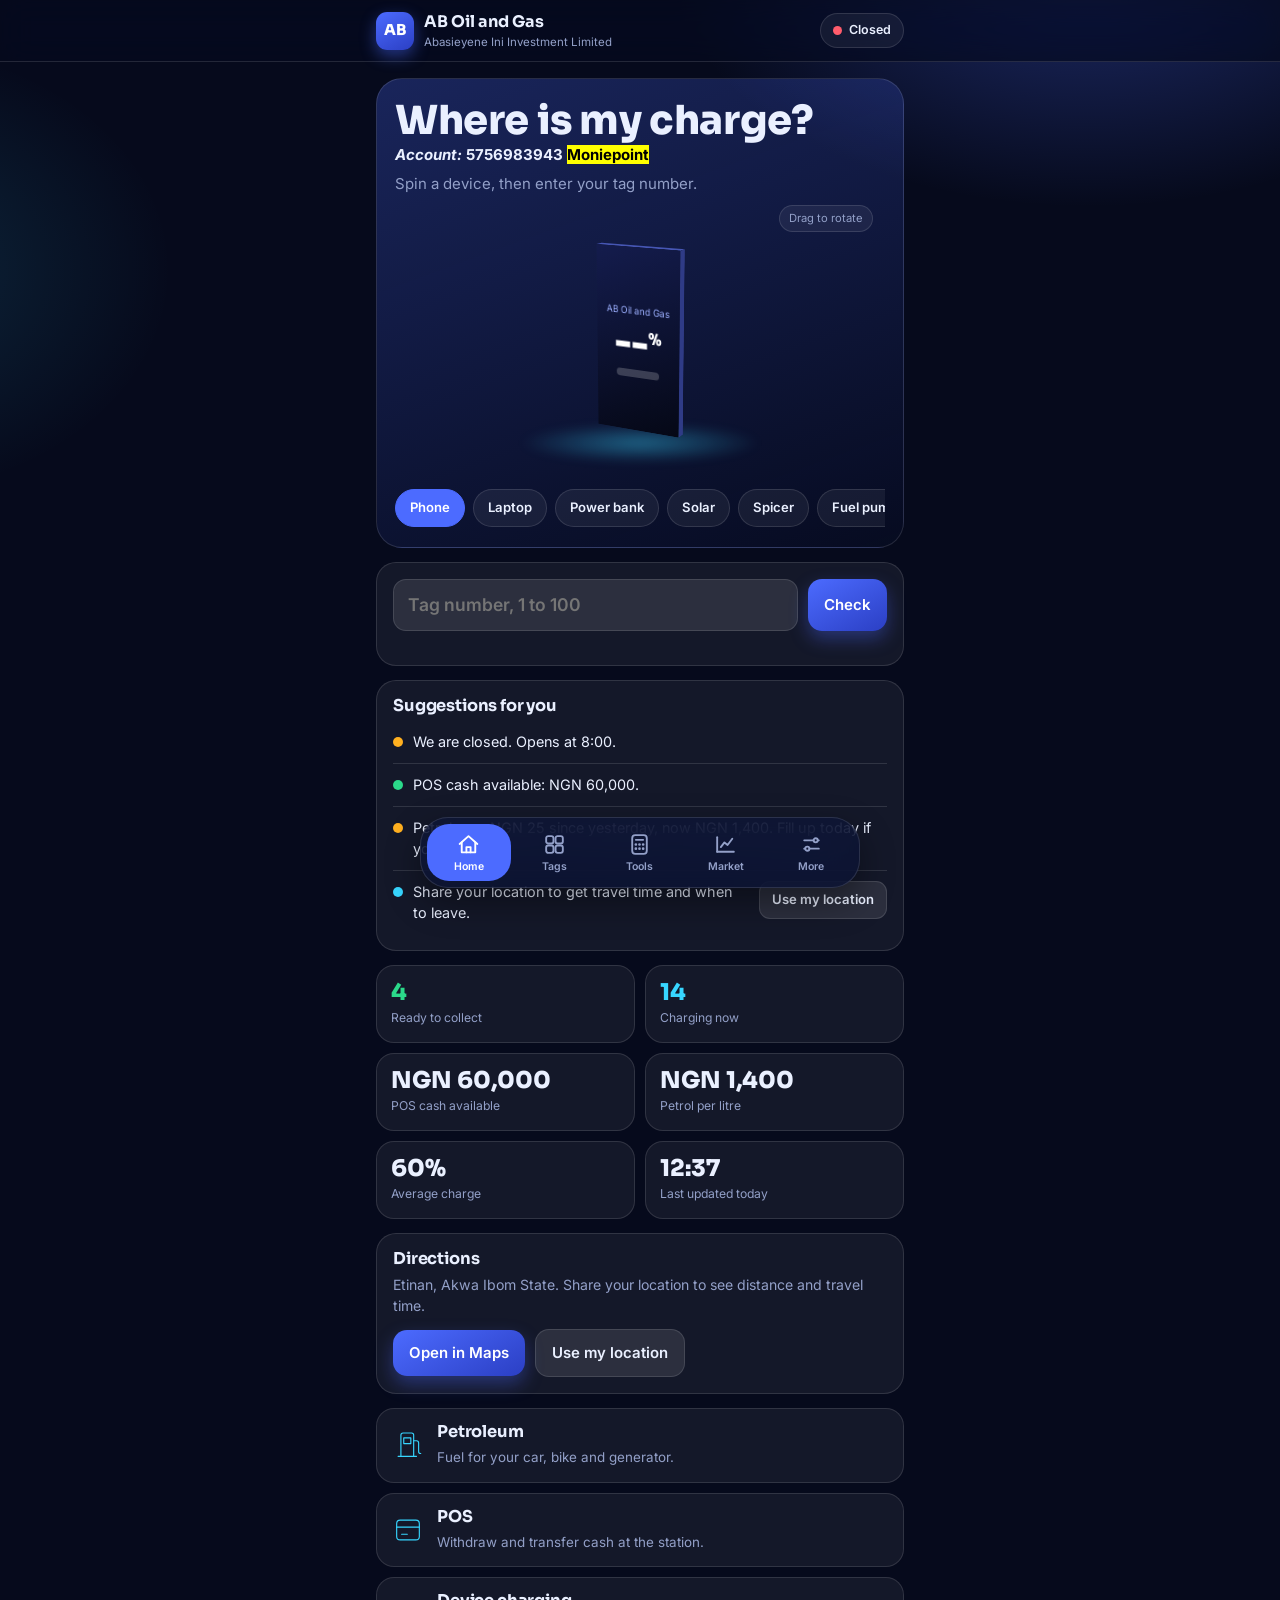
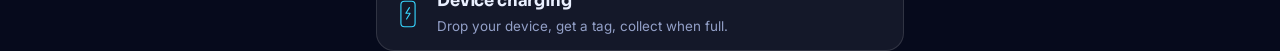
<file: index.html>
<!DOCTYPE html>
<html lang="en" data-theme="dark">
<head>
<meta charset="UTF-8">
<meta name="viewport" content="width=device-width, initial-scale=1, viewport-fit=cover">
<meta name="theme-color" content="#060A1C">
<title>AB Oil and Gas | Petrol, POS &amp; Device Charging in Etinan – Abasieyene Ini Investment Limited</title>
<meta name="description" content="Abasieyene Oil and Gas in Etinan, Akwa Ibom. Buy petrol (PMS) and diesel, use POS cash services, and charge phones securely with numbered tags. Check your charge status anytime.">
<meta name="keywords" content="Abasieyene Oil and Gas, Etinan petrol station, Akwa Ibom PMS, POS Etinan, device charging Etinan, Abasieyene Ini Investment Limited, fuel station Nigeria">
<meta name="author" content="Figsh for Abasieyene Ini Investment Limited">
<meta name="robots" content="index, follow">
<link rel="canonical" href="https://ab.devtem.org/">
<link rel="icon" href="/ab-og.jpg">
<meta property="og:type" content="website">
<meta property="og:url" content="https://ab.devtem.org">
<meta property="og:site_name" content="AB Oil and Gas">
<meta property="og:title" content="AB Oil and Gas | Etinan petrol, POS &amp; charging">
<meta property="og:description" content="Petrol, POS withdrawals and secure device charging in Etinan, Akwa Ibom. Check your tag charge status online.">
<meta property="og:image" content="https://ab.devtem.org/ab-og.jpg">
<meta property="og:image:width" content="1200">
<meta property="og:image:height" content="630">
<meta property="og:image:alt" content="AB Oil and Gas – Abasieyene Ini Investment Limited, Etinan">
<meta property="og:locale" content="en_NG">
<meta name="twitter:card" content="summary_large_image">
<meta name="twitter:title" content="AB Oil and Gas | Etinan">
<meta name="twitter:description" content="Petrol, POS and device charging in Etinan, Akwa Ibom. Check your charge with your tag number.">
<meta name="twitter:image" content="https://ab.devtem.org/ab-og.jpg">
<meta name="geo.region" content="NG-AK">
<meta name="geo.placename" content="Etinan">
<script type="application/ld+json">
{
  "@context": "https://schema.org",
  "@type": "GasStation",
  "name": "Abasieyene Oil and Gas",
  "alternateName": ["AB Oil and Gas", "Abasieyene Ini Investment Limited"],
  "description": "Commercial petrol filling station in Etinan offering Premium Motor Spirit (PMS), diesel, POS cash services and secure device charging with numbered claim tags.",
  "url": "https://ab.devtem.org",
  "image": "https://ab.devtem.org/ab-og.jpg",
  "telephone": "+2348168906132",
  "address": {
    "@type": "PostalAddress",
    "addressLocality": "Etinan",
    "addressRegion": "Akwa Ibom",
    "addressCountry": "NG"
  },
  "geo": {
    "@type": "GeoCoordinates",
    "latitude": 4.8556,
    "longitude": 7.8514
  },
  "openingHoursSpecification": {
    "@type": "OpeningHoursSpecification",
    "dayOfWeek": ["Monday","Tuesday","Wednesday","Thursday","Friday","Saturday","Sunday"],
    "opens": "08:00",
    "closes": "20:00"
  },
  "priceRange": "NGN",
  "currenciesAccepted": "NGN",
  "paymentAccepted": "Cash, POS",
  "areaServed": "Etinan, Akwa Ibom State, Nigeria",
  "parentOrganization": {
    "@type": "Organization",
    "name": "Abasieyene Ini Investment Limited"
  },
  "sameAs": ["https://ab.devtem.org/about"]
}
</script>
<link rel="preconnect" href="https://fonts.googleapis.com">
<link rel="preconnect" href="https://fonts.gstatic.com" crossorigin>
<link href="https://fonts.googleapis.com/css2?family=Inter:wght@400;500;600&family=Sora:wght@600;700;800&display=swap" rel="stylesheet">
<style>
:root{
  --font:"Inter",system-ui,-apple-system,"Segoe UI",sans-serif;
  --disp:"Sora","Inter",system-ui,sans-serif;
  --bg:#060A1C; --bg2:#0C1333; --card:rgba(255,255,255,.06); --card2:rgba(255,255,255,.10);
  --line:rgba(255,255,255,.12); --text:#EAF0FF; --mut:#93A0C8;
  --blue:#4C6BFF; --blue2:#2B3FC4; --cyan:#37D6FF; --ok:#2BD98A; --warn:#FFB020; --bad:#FF5C6C;
}
[data-theme=light]{
  --bg:#EEF2FF; --bg2:#FFFFFF; --card:#FFFFFF; --card2:#F2F4FF;
  --line:rgba(20,30,90,.12); --text:#0E1433; --mut:#5A6590;
}
*{box-sizing:border-box;margin:0;padding:0;-webkit-tap-highlight-color:transparent}
html{scroll-behavior:smooth}
body{font-family:var(--font);background:var(--bg);color:var(--text);line-height:1.5;font-size:15px;min-height:100vh;overflow-x:hidden}
.bg{position:fixed;inset:0;z-index:-1;background:
  radial-gradient(700px 420px at 85% -5%,rgba(76,107,255,.35),transparent 60%),
  radial-gradient(500px 380px at -10% 30%,rgba(55,214,255,.14),transparent 60%),var(--bg)}
[data-theme=light] .bg{background:radial-gradient(700px 420px at 85% -5%,rgba(76,107,255,.22),transparent 60%),var(--bg)}
button,input,select,textarea{font:inherit;color:inherit}
button{cursor:pointer}
:focus-visible{outline:3px solid var(--cyan);outline-offset:2px}
h1,h2,h3{font-family:var(--disp);line-height:1.12;letter-spacing:-.01em}
h1{font-size:clamp(1.7rem,7vw,2.5rem);font-weight:800}
h2{font-size:1.35rem;font-weight:700;margin:6px 0 10px}
h3{font-size:1.02rem;font-weight:700;margin-bottom:6px}
p.mut,.mut{color:var(--mut)}
.wrap{max-width:560px;margin:0 auto;padding:0 16px}

/* header */
.top{position:sticky;top:0;z-index:30;backdrop-filter:blur(16px) saturate(150%);background:color-mix(in srgb,var(--bg) 72%,transparent);border-bottom:1px solid var(--line)}
.top .wrap{display:flex;align-items:center;justify-content:space-between;gap:10px;padding-top:10px;padding-bottom:10px}
.brand{display:flex;align-items:center;gap:10px;min-width:0}
.logo{width:38px;height:38px;border-radius:11px;background:linear-gradient(150deg,var(--blue),var(--blue2));display:grid;place-items:center;font-family:var(--disp);font-weight:800;color:#fff;box-shadow:0 6px 16px rgba(76,107,255,.45);flex:none}
.brand b{display:block;font-family:var(--disp);font-size:1rem}
.brand small{display:block;color:var(--mut);font-size:.72rem;white-space:nowrap;overflow:hidden;text-overflow:ellipsis}
.pill{display:inline-flex;align-items:center;gap:7px;padding:7px 12px;border-radius:99px;background:var(--card);border:1px solid var(--line);font-size:.78rem;font-weight:600;white-space:nowrap}
.pill i{width:9px;height:9px;border-radius:50%;background:var(--bad)}
.pill.open i{background:var(--ok);animation:pulse 1.8s infinite}
@keyframes pulse{0%{box-shadow:0 0 0 0 rgba(43,217,138,.6)}100%{box-shadow:0 0 0 9px rgba(43,217,138,0)}}

main{padding-bottom:120px}
.view{display:none;padding-top:16px}
.view.on{display:block;animation:vin .25s ease-out}
@keyframes vin{from{opacity:0;transform:translateY(8px)}}
.stack>*+*{margin-top:14px}
.card{background:var(--card);border:1px solid var(--line);border-radius:20px;padding:16px}
.row{display:flex;gap:10px;flex-wrap:wrap;align-items:center}
.btn{border:0;border-radius:14px;padding:12px 16px;font-weight:600;background:linear-gradient(150deg,var(--blue),var(--blue2));color:#fff;text-decoration:none;display:inline-flex;align-items:center;justify-content:center;gap:6px;box-shadow:0 8px 18px rgba(76,107,255,.35)}
.btn:active{transform:translateY(1px)}
.btn.sm{padding:8px 12px;font-size:.82rem;border-radius:11px}
.btn.alt{background:var(--card2);color:var(--text);box-shadow:none;border:1px solid var(--line)}
.btn.amber{background:linear-gradient(150deg,#FFC24A,var(--warn));color:#2a1a00;box-shadow:0 8px 18px rgba(255,176,32,.3)}
.btn.bad{background:linear-gradient(150deg,#ff7b88,var(--bad));box-shadow:none}
input,select,textarea{width:100%;background:var(--card2);border:1px solid var(--line);border-radius:13px;padding:12px 14px;outline-offset:2px}
input[type=range]{padding:0;accent-color:var(--blue);height:30px;background:none;border:0}
label{display:block;font-size:.78rem;color:var(--mut);margin:10px 0 5px}
textarea{min-height:90px;resize:vertical;font-size:.82rem}

/* hero + 3D stage */
.hero{position:relative;border-radius:26px;padding:20px 18px 14px;background:linear-gradient(160deg,rgba(76,107,255,.28),rgba(12,19,51,.2));border:1px solid var(--line);overflow:hidden}
.hero p{color:var(--mut);margin-top:6px;max-width:34ch}
.stage{position:relative;height:290px;perspective:1000px;touch-action:pan-y;cursor:grab;display:grid;place-items:center;user-select:none;-webkit-user-select:none}
.stage:active{cursor:grabbing}
.rig{position:relative;width:0;height:0;transform-style:preserve-3d;transform:rotateX(var(--rx,-14deg)) rotateY(var(--ry,-28deg))}
.bx{position:absolute;left:0;top:0;transform-style:preserve-3d}
.f{position:absolute;backface-visibility:hidden;overflow:hidden}
.floor{position:absolute;bottom:22px;left:50%;width:240px;height:40px;margin-left:-120px;border-radius:50%;background:radial-gradient(closest-side,rgba(55,214,255,.4),transparent);filter:blur(5px)}
.drag-hint{position:absolute;right:12px;top:10px;font-size:.7rem;color:var(--mut);background:var(--card);border:1px solid var(--line);padding:4px 9px;border-radius:99px}
.chips{display:flex;gap:8px;overflow-x:auto;padding:4px 0 6px;scrollbar-width:none}
.chip{border:1px solid var(--line);background:var(--card);color:var(--text);padding:8px 14px;border-radius:99px;font-size:.82rem;font-weight:600;white-space:nowrap}
.chip.on{background:var(--blue);border-color:var(--blue);color:#fff}
.scr{width:100%;height:100%;display:grid;place-content:center;justify-items:center;gap:8px;color:#fff;font-family:var(--disp);text-align:center}
.scr small{font-size:.62rem;color:#9db0ff;font-family:var(--font)}
.scr b{font-size:2.3rem;font-weight:800;line-height:1}
.scr sup{font-size:1rem}
.scr .bt{width:68%;height:8px;border-radius:5px;background:rgba(255,255,255,.2);overflow:hidden}
.scr .bt i{display:block;height:100%;background:var(--ok)}
.cam{position:absolute;top:10px;left:10px;width:28px;height:28px;border-radius:10px;background:#0a0f33;box-shadow:inset 0 0 0 3px #2c3a9c}
.kb{width:100%;height:100%;background:repeating-linear-gradient(90deg,rgba(255,255,255,.16) 0 14px,transparent 14px 18px),repeating-linear-gradient(0deg,transparent 0 16px,rgba(0,0,0,.35) 16px 20px)}
.pb{width:100%;height:100%;display:grid;place-content:center;justify-items:center;gap:7px;color:#16214f;font-family:var(--disp);font-weight:800}
.pb b{font-size:1.15rem}
.pb span{display:flex;gap:4px}
.pb span i{width:9px;height:9px;border-radius:50%;background:#16214f33}
.pb span i.on{background:var(--ok);box-shadow:0 0 6px var(--ok)}
.sol{width:100%;height:100%;background:linear-gradient(90deg,rgba(255,255,255,.35) 1px,transparent 1px) 0 0/30px 30px,linear-gradient(rgba(255,255,255,.35) 1px,transparent 1px) 0 0/30px 30px,linear-gradient(150deg,#2f52e6,#0a1a6e)}
.pd{margin:14px 10px;padding:10px 6px;border-radius:9px;background:#080d2c;color:var(--cyan);text-align:center;font-family:var(--disp)}
.pd span{display:block;font-size:.62rem;color:#7f91d6;font-family:var(--font)}
.pd b{font-size:1.6rem}
.pl{margin:8px auto;width:50%;height:6px;border-radius:4px;background:#6f84e8}

/* finder + tag */
.finder{display:flex;gap:10px}
.finder input{font-size:1.1rem;font-weight:600}
.tag{position:relative;background:linear-gradient(160deg,#1a1fc0,#0b0d6e);border-radius:14px;padding:20px;box-shadow:0 18px 34px rgba(5,6,70,.5),inset 0 0 0 1px rgba(255,255,255,.14);animation:drop .35s ease-out;color:#EFEAD2}
.tag::after{content:"";position:absolute;right:16px;top:16px;width:20px;height:20px;border-radius:50%;background:var(--bg);box-shadow:inset 0 2px 4px rgba(0,0,0,.5)}
.engrave{font-family:var(--disp);font-weight:800;font-size:1.7rem;line-height:1.05;letter-spacing:.01em;text-shadow:0 1px 0 rgba(255,255,255,.28),0 -1px 0 rgba(0,0,0,.55);padding-right:40px}
.tag .big{font-family:var(--disp);font-weight:800;font-size:3.6rem;line-height:1;margin-top:10px}
.tag .big small{font-size:1.4rem}
.batt{height:14px;border-radius:8px;background:rgba(0,0,0,.4);overflow:hidden;margin-top:8px}
.batt i{display:block;height:100%;width:0;background:var(--ok);transition:width .9s cubic-bezier(.2,.8,.2,1)}
.batt i.mid{background:var(--cyan)} .batt i.low{background:var(--warn)}
.tag .meta{margin-top:10px;font-size:.88rem;opacity:.92}
.tag .row{margin-top:12px}
@keyframes drop{from{opacity:0;transform:translateY(-10px) rotate(-1.2deg)}}
.miss{border-radius:16px;padding:16px;background:var(--card);border:1px dashed var(--line)}
.miss p{margin-bottom:10px}

/* advice */
.adv{list-style:none}
.adv li{display:flex;gap:10px;align-items:flex-start;padding:10px 0;border-top:1px solid var(--line)}
.adv li:first-child{border-top:0}
.adv .dt{width:10px;height:10px;border-radius:50%;margin-top:6px;flex:none;background:var(--blue)}
.adv .k-ok .dt{background:var(--ok)} .adv .k-warn .dt{background:var(--warn)} .adv .k-go .dt{background:var(--cyan)} .adv .k-msg .dt{background:var(--bad)}
.adv p{flex:1;font-size:.9rem}

/* stats */
.stats{display:grid;grid-template-columns:1fr 1fr;gap:10px}
.stat{background:var(--card);border:1px solid var(--line);border-radius:18px;padding:14px}
.stat b{display:block;font-family:var(--disp);font-size:1.45rem;font-weight:800;line-height:1.1}
.stat span{font-size:.76rem;color:var(--mut)}
.stat.g b{color:var(--ok)} .stat.c b{color:var(--cyan)}

/* services */
.svc{display:grid;gap:10px}
.svc div{display:flex;gap:12px;align-items:center;background:var(--card);border:1px solid var(--line);border-radius:18px;padding:14px}
.svc svg{width:34px;height:34px;flex:none;stroke:var(--cyan);fill:none;stroke-width:1.6;stroke-linecap:round;stroke-linejoin:round}
.svc p{font-size:.84rem;color:var(--mut)}

/* tags grid */
.seg{display:flex;background:var(--card);border:1px solid var(--line);border-radius:14px;padding:4px;gap:4px;overflow-x:auto;scrollbar-width:none}
.seg button{flex:1;border:0;background:none;padding:9px 12px;border-radius:10px;color:var(--mut);font-weight:600;font-size:.82rem;white-space:nowrap}
.seg button.on{background:var(--blue);color:#fff}
.grid{display:grid;grid-template-columns:repeat(5,1fr);gap:8px}
.cell{position:relative;border:1px solid var(--line);background:var(--card);border-radius:14px;padding:8px 2px 11px;text-align:center;overflow:hidden}
.cell b{display:block;font-family:var(--disp);font-size:1.02rem}
.cell span{font-size:.68rem;color:var(--mut)}
.cell i{position:absolute;left:0;bottom:0;height:4px;width:var(--p);background:var(--blue)}
.cell.ready i{background:var(--ok)} .cell.low i{background:var(--warn)} .cell.none{opacity:.55}
.cell.watch::before{content:"";position:absolute;top:6px;right:6px;width:7px;height:7px;border-radius:50%;background:var(--warn)}

/* sheet */
.sheet{position:fixed;inset:0;z-index:70;display:none}
.sheet.on{display:block}
.sheet .back{position:absolute;inset:0;background:rgba(2,4,16,.6);backdrop-filter:blur(4px)}
.sheet .pane{position:absolute;left:0;right:0;bottom:0;max-height:88vh;overflow:auto;background:var(--bg2);border-radius:26px 26px 0 0;padding:14px 16px calc(24px + env(safe-area-inset-bottom));max-width:560px;margin:0 auto;border:1px solid var(--line);animation:up .28s ease-out}
@keyframes up{from{transform:translateY(40px);opacity:0}}
.grab{width:42px;height:5px;border-radius:3px;background:var(--line);margin:0 auto 12px}

/* tools */
.tilt{transform:perspective(900px) rotateX(var(--tx,0deg)) rotateY(var(--ty,0deg));transition:transform .15s;transform-style:preserve-3d}
.panel{display:none}
.panel.on{display:block}
.disp{background:#070b24;border-radius:16px;padding:12px 16px;text-align:right;margin-bottom:14px;box-shadow:inset 0 3px 10px rgba(0,0,0,.6);color:#EAF0FF}
.disp small{display:block;min-height:1.1em;color:#7f91d6;font-size:.8rem}
.disp b{font-family:var(--disp);font-size:2.1rem;font-weight:700;word-break:break-all}
.keys{display:grid;grid-template-columns:repeat(4,1fr);gap:12px 10px;padding-bottom:8px}
.key{border:0;border-radius:15px;padding:15px 0;font:700 1.15rem var(--disp);color:#fff;background:linear-gradient(#34459f,#232f7d);box-shadow:0 6px 0 #111a55,0 12px 14px rgba(0,0,0,.35);transition:transform .08s,box-shadow .08s}
.key:active{transform:translateY(5px);box-shadow:0 1px 0 #111a55,0 3px 6px rgba(0,0,0,.35)}
.key.op{background:linear-gradient(#6783ff,#3f58e6);box-shadow:0 6px 0 #1f2f9c,0 12px 14px rgba(0,0,0,.35)}
.key.fn{background:linear-gradient(#56628f,#3b4570);box-shadow:0 6px 0 #1c2342,0 12px 14px rgba(0,0,0,.35)}
.key.eq{background:linear-gradient(#ffc24a,#f0a000);color:#2a1a00;box-shadow:0 6px 0 #9a6600,0 12px 14px rgba(0,0,0,.35)}
.sug{margin-top:12px;padding:12px 14px;border-radius:14px;background:rgba(55,214,255,.1);border:1px solid rgba(55,214,255,.3);font-size:.88rem}
.sug.warn{background:rgba(255,176,32,.1);border-color:rgba(255,176,32,.4)}
.sug.ok{background:rgba(43,217,138,.1);border-color:rgba(43,217,138,.4)}
.cart{display:flex;align-items:center;justify-content:space-between;padding:10px 0;border-top:1px solid var(--line)}
.cart:first-child{border-top:0}
.cart small{color:var(--mut);display:block}
.step{display:flex;align-items:center;gap:10px}
.step button{width:36px;height:36px;border-radius:12px;border:0;font-weight:800;font-size:1.1rem;color:#fff;background:linear-gradient(#34459f,#232f7d);box-shadow:0 4px 0 #111a55}
.step button:active{transform:translateY(3px);box-shadow:0 1px 0 #111a55}
.step b{min-width:22px;text-align:center;font-family:var(--disp)}
.total{display:flex;justify-content:space-between;align-items:baseline;margin-top:8px;padding-top:12px;border-top:2px solid var(--line)}
.total b{font-family:var(--disp);font-size:1.7rem}
.out{font-family:var(--disp);font-size:2rem;font-weight:800;margin-top:8px}
.scale{display:flex;gap:4px;margin-top:12px}
.scale i{flex:1;height:26px;border-radius:7px;background:var(--card2);position:relative;display:block;box-shadow:0 4px 0 rgba(0,0,0,.25)}
.scale i.on{background:linear-gradient(#6783ff,#3f58e6);box-shadow:0 4px 0 #1f2f9c}
.scale-l{display:flex;gap:4px;font-size:.62rem;color:var(--mut);margin-top:8px}
.scale-l span{flex:1;text-align:center}

/* charts */
.cw{position:relative}
.cw svg{width:100%;height:auto;display:block;touch-action:pan-y}
.ln{stroke-dasharray:1;animation:draw 1s ease-out}
@keyframes draw{from{stroke-dashoffset:1}}
.tip{position:absolute;top:0;transform:translateX(-50%);background:var(--bg2);border:1px solid var(--line);border-radius:10px;padding:6px 10px;font-size:.76rem;pointer-events:none;white-space:nowrap;box-shadow:0 8px 18px rgba(0,0,0,.3)}
.tip b{display:block;font-family:var(--disp)}
.sm-stats{display:grid;grid-template-columns:repeat(3,1fr);gap:8px;margin-top:12px}
.sm-stats div{background:var(--card2);border-radius:12px;padding:8px 10px;font-size:.72rem;color:var(--mut)}
.sm-stats b{display:block;color:var(--text);font-family:var(--disp);font-size:.95rem}
.donut{display:flex;gap:14px;align-items:center}
.donut svg{width:140px;height:140px;flex:none}
.donut .leg{flex:1;display:grid;gap:6px}
.donut .leg button{display:flex;align-items:center;gap:8px;border:1px solid var(--line);background:var(--card2);border-radius:11px;padding:7px 10px;font-size:.8rem;text-align:left}
.donut .leg button.on{border-color:var(--cyan)}
.donut .leg i{width:10px;height:10px;border-radius:3px;flex:none}
.donut .leg b{margin-left:auto}
.bar{display:grid;grid-template-columns:84px 1fr 34px;gap:8px;align-items:center;margin:8px 0;font-size:.82rem}
.bar div{height:12px;border-radius:7px;background:var(--card2);overflow:hidden}
.bar div i{display:block;height:100%;background:linear-gradient(90deg,var(--blue),var(--cyan));border-radius:7px;transition:width .6s}

/* more */
details{background:var(--card);border:1px solid var(--line);border-radius:16px;padding:13px 15px}
details+details{margin-top:8px}
summary{font-weight:600;cursor:pointer}
details p,details li{color:var(--mut);margin-top:8px;font-size:.9rem}
details ul{padding-left:18px}
.map{border:0;width:100%;height:240px;border-radius:16px;background:var(--card2)}
.credit{text-align:center;color:var(--mut);font-size:.84rem;padding:10px 0}
.credit b{color:var(--text)}

/* tab bar */
.tabbar{position:fixed;left:50%;bottom:max(12px,env(safe-area-inset-bottom));transform:translateX(-50%);width:min(440px,calc(100% - 24px));display:grid;grid-template-columns:repeat(5,1fr);gap:2px;z-index:60;padding:6px;border-radius:28px;background:color-mix(in srgb,var(--bg2) 80%,transparent);backdrop-filter:blur(22px) saturate(170%);border:1px solid var(--line);box-shadow:0 14px 34px rgba(0,0,0,.4)}
.tab{border:0;background:none;color:var(--mut);display:grid;justify-items:center;gap:2px;padding:8px 0 6px;border-radius:22px;font-size:.66rem;font-weight:600;transition:background .2s,color .2s}
.tab svg{width:25px;height:25px;stroke:currentColor;fill:none;stroke-width:1.8;stroke-linecap:round;stroke-linejoin:round}
.tab[aria-current=page]{background:var(--blue);color:#fff}

.toast{position:fixed;left:50%;bottom:104px;transform:translateX(-50%) translateY(20px);background:var(--text);color:var(--bg);padding:10px 16px;border-radius:14px;font-size:.84rem;font-weight:600;opacity:0;pointer-events:none;transition:.25s;z-index:90;max-width:90%;text-align:center}
.toast.on{opacity:1;transform:translateX(-50%)}
@media(prefers-reduced-motion:reduce){*{animation:none!important;transition:none!important}}
</style>
</head>
<body>
<div class="bg"></div>

<header class="top">
  <div class="wrap">
    <div class="brand">
      <div class="logo">AB</div>
      <div><b>AB Oil and Gas</b><small>Abasieyene Ini Investment Limited</small></div>
    </div>
    <div class="pill" id="openPill"><i></i><span id="openTxt">Checking</span></div>
  </div>
</header>

<main class="wrap">

<!-- HOME -->
<section class="view stack" id="v-home">
  <div class="hero">
    <h1>Where is my charge?</h1>
    <strong><i>Account:</i> 5756983943 <mark>Moniepoint</mark></strong>
    <p>Spin a device, then enter your tag number.</p>
    <div class="stage" id="stage"><span class="drag-hint">Drag to rotate</span><div class="floor"></div><div class="rig" id="rig"></div></div>
    <div class="chips" id="devChips"></div>
  </div>

  <div class="card">
    <form class="finder" id="finder" autocomplete="off">
      <input id="tagInput" type="number" inputmode="numeric" min="1" max="100" placeholder="Tag number, 1 to 100" aria-label="Tag number">
      <button class="btn" type="submit">Check</button>
    </form>
    <div class="chips" id="recent" style="margin-top:8px"></div>
  </div>

  <div id="tagOut" aria-live="polite"></div>

  <div class="card">
    <h3>Suggestions for you</h3>
    <ul class="adv" id="advice"></ul>
  </div>

  <div class="stats" id="overview"></div>

  <div class="card" id="dirCard"></div>

  <div class="svc">
    <div><svg viewBox="0 0 48 48"><path d="M14 40V10a3 3 0 0 1 3-3h12a3 3 0 0 1 3 3v30M10 40h26"/><path d="M32 18h4a3 3 0 0 1 3 3v12a3 3 0 0 0 3 3"/><path d="M18 14h10v8H18z"/></svg><section><h3>Petroleum</h3><p>Fuel for your car, bike and generator.</p></section></div>
    <div><svg viewBox="0 0 48 48"><rect x="8" y="10" width="32" height="28" rx="5"/><path d="M8 20h32M15 30h8"/></svg><section><h3>POS</h3><p>Withdraw and transfer cash at the station.</p></section></div>
    <div><svg viewBox="0 0 48 48"><rect x="14" y="6" width="20" height="36" rx="5"/><path d="M26 15l-5 8h6l-5 8"/></svg><section><h3>Device charging</h3><p>Drop your device, get a tag, collect when full.</p></section></div>
  </div>
</section>

<!-- TAGS -->
<section class="view stack" id="v-tags">
  <h2>All tags</h2>
  <div class="seg" id="tagFilter">
    <button data-f="all" class="on">All</button>
    <button data-f="ready">Ready</button>
    <button data-f="charging">Charging</button>
    <button data-f="none">Not written</button>
    <button data-f="watch">Watching</button>
  </div>
  <div class="grid" id="tagGrid"></div>
  <p class="mut" style="font-size:.82rem">Percentages are written in from time to time. Tap a tag for details. Last updated <b id="updTags"></b>.</p>
</section>

<!-- TOOLS -->
<section class="view stack" id="v-tools">
  <h2>Calculators</h2>
  <div class="seg" id="toolSeg">
    <button data-t="keypad" class="on">Keypad</button>
    <button data-t="cost">Charging</button>
    <button data-t="fuel">Fuel</button>
    <button data-t="pos">POS</button>
    <button data-t="time">Charge time</button>
  </div>

  <div class="card tilt panel on" data-p="keypad">
    <div class="disp"><small id="cExpr"></small><b id="cOut">0</b></div>
    <div class="keys" id="keys"></div>
    <div class="sug" id="cSug">Type an amount to see what it buys in petrol.</div>
  </div>

  <div class="card tilt panel" data-p="cost">
    <h3>Charging cost</h3>
    <div id="cartRows"></div>
    <div class="total"><span class="mut">Total</span><b id="cartTotal">NGN 0</b></div>
    <div class="sug" id="cartSug"></div>
  </div>

  <div class="card tilt panel" data-p="fuel">
    <h3>Fuel</h3>
    <label for="fNgn">Amount (NGN)</label>
    <input id="fNgn" type="number" inputmode="decimal" placeholder="e.g. 5000">
    <div class="chips" id="fChips" style="margin-top:8px"></div>
    <label for="fLit">Litres</label>
    <input id="fLit" type="number" inputmode="decimal" placeholder="e.g. 5.5">
    <label for="fKml">Your vehicle: km per litre</label>
    <input id="fKml" type="number" inputmode="decimal" value="10">
    <div class="out" id="fOut">0 L</div>
    <div class="sug" id="fSug"></div>
  </div>

  <div class="card tilt panel" data-p="pos">
    <h3>POS withdrawal scale</h3>
    <label for="pAmt">Amount to withdraw (NGN)</label>
    <input id="pAmt" type="number" inputmode="decimal" placeholder="e.g. 20000">
    <div class="chips" id="pChips" style="margin-top:8px"></div>
    <div class="out" id="pOut">NGN 0</div>
    <p class="mut" id="pFee"></p>
    <div class="scale" id="pScale"></div>
    <div class="scale-l" id="pScaleL"></div>
    <div class="sug" id="pSug"></div>
  </div>

  <div class="card tilt panel" data-p="time">
    <h3>Charge time</h3>
    <label for="tDev">Device</label>
    <select id="tDev"></select>
    <label for="tFrom">Now at: <b id="tFromV">20%</b></label>
    <input id="tFrom" type="range" min="0" max="99" value="20">
    <label for="tTo">Collect at: <b id="tToV">100%</b></label>
    <input id="tTo" type="range" min="1" max="100" value="100">
    <div class="out" id="tOut">0 min</div>
    <div class="scale" id="tScale"></div>
    <div class="sug" id="tSug"></div>
  </div>
</section>

<!-- MARKET -->
<section class="view stack" id="v-market">
  <h2>Market movement</h2>
  <div class="card">
    <div class="seg" id="mMetric">
      <button data-m="petrol" class="on">Petrol</button>
      <button data-m="pos">POS cash</button>
      <button data-m="dev">Devices</button>
    </div>
    <div class="seg" id="mRange" style="margin-top:8px">
      <button data-r="7" class="on">7 days</button>
      <button data-r="30">30 days</button>
    </div>
    <div class="cw" id="chart" style="margin-top:12px"></div>
    <div class="sm-stats" id="mStats"></div>
    <div class="sug" id="mSug"></div>
    <p class="mut" style="font-size:.74rem;margin-top:8px">Earlier days are sample data until real days are logged in the attendant panel.</p>
  </div>
  <div class="card">
    <h3>Tag status</h3>
    <div class="donut" id="donut"></div>
  </div>
  <div class="card">
    <h3>Device mix on the board</h3>
    <div id="bars"></div>
  </div>
</section>

<!-- MORE -->
<section class="view stack" id="v-more">
  <h2>More</h2>

  <div class="card">
    <h3>Attendant panel</h3>
    <div id="lock">
      <p class="mut" style="font-size:.86rem">Enter the PIN to edit percentages, POS cash and petrol price.</p>
      <div class="finder" style="margin-top:10px"><input id="pin" type="password" inputmode="numeric" placeholder="PIN" aria-label="PIN"><button class="btn" id="unlock">Unlock</button></div>
    </div>
    <div id="admin" hidden>
      <label for="aN">Tag number</label>
      <input id="aN" type="number" inputmode="numeric" min="1" max="100" placeholder="1 to 100">
      <label for="aPn">Percentage: <b id="aPv">0%</b></label>
      <input id="aP" type="range" min="0" max="100" value="0">
      <div class="row" style="margin-top:6px">
        <select id="aT" style="flex:1"></select>
        <input id="aPn" type="number" inputmode="numeric" min="0" max="100" value="0" style="width:90px">
      </div>
      <div class="row" style="margin-top:12px">
        <button class="btn sm" id="aSave">Save tag</button>
        <button class="btn sm alt" id="aMinus">-10</button>
        <button class="btn sm alt" id="aPlus">+10</button>
        <button class="btn sm amber" id="aFull">Full</button>
        <button class="btn sm bad" id="aDel">Collected</button>
      </div>
      <label for="aBulk">Bulk edit (tag=percent, separated by commas)</label>
      <textarea id="aBulk" placeholder="12=100, 45=35, 89=72"></textarea>
      <div class="row" style="margin-top:8px"><button class="btn sm" id="aBulkGo">Apply bulk</button></div>

      <h3 style="margin-top:20px">Station board</h3>
      <label for="aPos">POS cash available (NGN)</label><input id="aPos" type="number" inputmode="numeric">
      <label for="aPet">Petrol price per litre (NGN)</label><input id="aPet" type="number" inputmode="numeric">
      <div class="row"><div style="flex:1"><label for="aOpen">Opens</label><input id="aOpen" type="time"></div><div style="flex:1"><label for="aClose">Closes</label><input id="aClose" type="time"></div></div>
      <label for="aDev">Devices dropped today</label><input id="aDev" type="number" inputmode="numeric" value="0">
      <div class="row" style="margin-top:12px"><button class="btn sm" id="aSaveSt">Save board</button><button class="btn sm alt" id="aLog">Log today for charts</button></div>

      <h3 style="margin-top:20px">Data</h3>
      <textarea id="aJson" placeholder="Export or paste JSON here"></textarea>
      <div class="row" style="margin-top:8px">
        <button class="btn sm alt" id="aExport">Export</button>
        <button class="btn sm alt" id="aImport">Import</button>
        <button class="btn sm amber" id="aPublish">Publish</button>
        <button class="btn sm bad" id="aReset">Reset</button>
      </div>
      <label for="aNewPin">Change PIN</label>
      <div class="finder"><input id="aNewPin" type="password" inputmode="numeric" placeholder="New PIN"><button class="btn sm alt" id="aPinGo">Save PIN</button></div>
      <div class="row" style="margin-top:14px"><button class="btn sm alt" id="aLock">Lock panel</button></div>
    </div>
  </div>

  <div class="card">
    <h3>Preferences</h3>
    <div class="row"><button class="btn sm alt" id="themeBtn">Switch theme</button><button class="btn sm alt" id="clearBtn">Clear saved data on this phone</button></div>
  </div>

  <div>
    <details><summary>FAQ</summary>
      <p><b>How do I see my charge?</b> Enter the number on your blue tag in the Home tab. Tags run from 1 to 100.</p>
      <p><b>My tag shows nothing.</b> We write official percentages from time to time. You can also use “I can guess your percentage” by entering the time you plugged in — that estimate is not stored as official.</p>
      <p><b>I lost my tag.</b> We cannot release your item without the original tag. Please keep your tag safe.</p>
      <p><b>Can I do POS here?</b> Yes. The POS cash on the board shows what is available today.</p>
      <p><b>Where is the station?</b> Etinan, Akwa Ibom State. Open About for the team and directions from More.</p>
    </details>
    <details><summary>Security services</summary>
      <ul><li>Every device gets a numbered tag at drop-off.</li><li>Items are released only to the person presenting the original claim tag.</li><li>Devices stay in our supervised charging area.</li></ul>
    </details>
    <details><summary>Terms</summary>
      <ul><li>Lost tags mean unclaimed items.</li><li>Due to repeated loss of claim tags, we no longer release any phone or property without the original tag issued at drop-off.</li><li>If you lose your tag, we cannot release your items. Please keep your tag safe.</li></ul>
    </details>
    <details><summary>Technology</summary>
      <ul><li>Runs in any phone browser with no install.</li><li>Your recent tags, watchlist and settings are saved on your phone.</li><li>Built with plain HTML, CSS and JavaScript by Figsh Digital.</li></ul>
    </details>
  </div>

  <div class="card">
    <h3>Find us</h3>
    <p class="mut">Etinan, Akwa Ibom State, Nigeria</p>
    <div id="mapBox" style="margin-top:10px"></div>
    <div class="row" style="margin-top:12px">
      <a class="btn" data-act="wa" href="#">WhatsApp us</a>
      <a class="btn alt" data-act="dir" href="#">Get directions</a>
    </div>
  </div>

  <div class="card">
    <h3>About &amp; training</h3>
    <p class="mut" style="font-size:.88rem">Abasieyene Oil and Gas (Abasieyene Ini Investment Limited) — petrol, POS and device charging in Etinan.</p>
    <div class="row" style="margin-top:12px">
      <a class="btn alt sm" href="/charge">Charge Online? </a>
      
      <a class="btn alt sm" href="/about">About us &amp; team</a>
      <a class="btn alt sm" href="/uyo-streets">Uyo Streets training</a>
    </div>
  </div>

  <div class="credit">
    <p><a class="btn amber sm" data-act="wa" data-msg="Hello Figsh, I want to support the developer" href="#">Support the developer</a></p>
    <p style="margin-top:12px">Developed by <a href="https://figsh.devtem.org"><b>Figsh</b></a></p>
    <p>Contributors: <b>AB Limited</b></p>
    <p>WhatsApp +2348168906132</p>
    <p><a href="https://figsh.devtem.org">Who is <b>Figsh</b>?</a></p>
    <p style="margin-top:6px">Last updated <b id="updMore"></b></p>
  </div>
</section>

</main>

<div class="sheet" id="sheet" role="dialog" aria-modal="true" aria-label="Tag details">
  <div class="back" data-act="close"></div>
  <div class="pane"><div class="grab"></div><div id="sheetBody" class="stack"></div></div>
</div>

<nav class="tabbar" id="tabbar" aria-label="Main"></nav>
<div class="toast" id="toast" role="status"></div>
<noscript><p style="padding:20px">Please enable JavaScript to use this app.</p></noscript>

<script>
(() => {
"use strict";

/* ===================== EDIT THIS BLOCK ===================== */
const CONFIG = {
  whatsapp: "2348168906132",
  station: { lat: 4.8556, lng: 7.8514 },            // replace with the exact station coordinates
  hours: { open: "08:00", close: "20:30" },          // opening hours
  pin: "1234",                                       // default attendant PIN, change it in the app
  api: "",                                            // later: "/.netlify/functions/ab-data"
  dataVersion: 1,                                    // bump this to push new DEFAULTS to every phone
  rates: { phone: 1.2, laptop: 0.6, powerbank: 0.5, solar: 0.3, spicer: 0.4 }, // sample % gained per minute
  posFees: [[5000, 100], [10000, 200], [20000, 400], [50000, 900], [100000, 1900]], // sample [upTo, fee]
  tankLitres: 40
};
const DEVICES = [
  { id: "phone", label: "Phone", price: 100 },
  { id: "laptop", label: "Laptop", price: 200 },
  { id: "powerbank", label: "Power bank", price: 200 },
  { id: "solar", label: "Solar", price: 500 },
  { id: "spicer", label: "Spicer", price: 500 }
];
/* tags: { tagNumber: percent }  types: { tagNumber: deviceId } */
const DEFAULTS = {
  tags: { 74: 100, 45: 35, 17: 55, 1: 100, 88: 100, 40: 58, 62: 39, 44: 0, 72: 29, 65: 43, 22: 66, 57: 74, 52: 74, 76: 99, 2: 56, 48: 100, 13: 49, 59: 10},
  types: { 35: "phone", 12: "laptop", 91:"powerbank", 65: "powerbank", 59: "phone" },
  posCash: 60000,
  petrol: 1400,
  updated: "2026-11-13T12:37:01"
};
/* =========================================================== */

const $ = (s, r = document) => r.querySelector(s);
const $$ = (s, r = document) => [...r.querySelectorAll(s)];
const nf = n => Number(n).toLocaleString("en-NG");
const naira = n => "NGN " + nf(Math.round(n));
const clamp = (v, a, b) => Math.min(b, Math.max(a, v));
const vib = (ms = 8) => { try { navigator.vibrate && navigator.vibrate(ms); } catch (e) {} };
const reduced = matchMedia("(prefers-reduced-motion: reduce)").matches;
const devLabel = id => (DEVICES.find(d => d.id === id) || DEVICES[0]).label;


/* ---------- state + localStorage ---------- */
const KEY = "ab_state_v1";
function fresh(old) {
  const prefs = Object.assign({ theme: "dark", recent: [], watch: [], seen: {}, tab: "home", pos: null, cart: {}, kml: 10 }, (old && old.prefs) || {});
  return { v: CONFIG.dataVersion, local: false, tags: { ...DEFAULTS.tags }, types: { ...DEFAULTS.types }, posCash: DEFAULTS.posCash,
    petrol: DEFAULTS.petrol, updated: DEFAULTS.updated, logs: {}, hours: { ...CONFIG.hours }, pin: (old && old.pin) || CONFIG.pin, prefs };
}
function load() {
  let s = null;
  try { s = JSON.parse(localStorage.getItem(KEY)); } catch (e) {}
  const base = fresh(s);
  if (!s) return base;
  // keep a stored copy only if an attendant edited it on this phone AND it is newer than the file
  if (s.local && new Date(s.updated) > new Date(DEFAULTS.updated)) {
    Object.assign(base, { local: true, tags: s.tags || base.tags, types: s.types || base.types, posCash: s.posCash, petrol: s.petrol,
      updated: s.updated, hours: s.hours || base.hours, logs: s.logs || {} });
  }
  return base;
}
const save = () => {
  try {
    const out = { v: S.v, local: S.local, pin: S.pin, prefs: S.prefs };
    if (S.local) Object.assign(out, { tags: S.tags, types: S.types, posCash: S.posCash, petrol: S.petrol, updated: S.updated, hours: S.hours, logs: S.logs });
    localStorage.setItem(KEY, JSON.stringify(out));
  } catch (e) {}
};
let S = load();
function touch() { S.local = true; S.updated = new Date().toISOString(); save(); refreshAll(); }

/* ---------- tag data API (also on window.AB for console edits) ---------- */
function setTag(n, p, type) {
  n = Math.round(+n); p = Math.round(+p);
  if (!(n >= 1 && n <= 100) || isNaN(p)) return false;
  S.tags[n] = clamp(p, 0, 100);
  if (type) S.types[n] = type;
  touch(); return true;
}
function clearTag(n) { delete S.tags[n]; delete S.types[n]; touch(); }
const stOf = v => v === undefined ? "none" : v >= 100 ? "ready" : v < 30 ? "low" : "mid";

/* ---------- time + place ---------- */
const toMin = t => { const [h, m] = t.split(":").map(Number); return h * 60 + m; };
const clock = d => d.toLocaleTimeString("en-NG", { hour: "numeric", minute: "2-digit" });
const at = mins => { const d = new Date(); d.setHours(Math.floor(mins / 60), mins % 60, 0, 0); return d; };
function openInfo(now = new Date()) {
  const m = now.getHours() * 60 + now.getMinutes();
  const o = toMin(S.hours.open), c = toMin(S.hours.close);
  return { open: m >= o && m < c, openT: clock(at(o)), closeT: clock(at(c)), closeD: at(c) };
}
const dur = m => m < 60 ? m + " min" : Math.floor(m / 60) + "h " + (m % 60) + "m";
function haversine(a, b, c, d) {
  const R = 6371, r = x => x * Math.PI / 180;
  const dLat = r(c - a), dLng = r(d - b);
  const h = Math.sin(dLat / 2) ** 2 + Math.cos(r(a)) * Math.cos(r(c)) * Math.sin(dLng / 2) ** 2;
  return 2 * R * Math.asin(Math.sqrt(h));
}
function distKm() {
  const p = S.prefs.pos; if (!p) return null;
  return haversine(p.lat, p.lng, CONFIG.station.lat, CONFIG.station.lng) * 1.3;
}
function locate() {
  if (!navigator.geolocation) return toast("Location is not supported on this phone.");
  toast("Finding you...");
  navigator.geolocation.getCurrentPosition(p => {
    S.prefs.pos = { lat: p.coords.latitude, lng: p.coords.longitude, t: Date.now() };
    save(); refreshAdvice(); renderDir(); toast("Location saved on this phone.");
  }, () => toast("Location blocked. Allow it in your browser to get travel times."), { timeout: 9000, maximumAge: 600000 });
}
const dirUrl = () => `https://www.google.com/maps/dir/?api=1&destination=${CONFIG.station.lat},${CONFIG.station.lng}&travelmode=driving`;
const wa = t => `https://wa.me/${CONFIG.whatsapp}?text=${encodeURIComponent(t)}`;

/* ---------- history (sample base + logged days) ---------- */
const rnd = s => { const x = Math.sin(s * 9301.7) * 10000; return x - Math.floor(x); };
const hashStr = s => [...s].reduce((a, c) => a * 31 + c.charCodeAt(0), 7) % 100000;
const dayKey = d => d.getFullYear() + "-" + String(d.getMonth() + 1).padStart(2, "0") + "-" + String(d.getDate()).padStart(2, "0");
function history(days = 30) {
  const out = [], today = new Date();
  for (let i = days - 1; i >= 0; i--) {
    const d = new Date(today); d.setDate(d.getDate() - i);
    const k = dayKey(d), sd = hashStr(k), n = days - 1 - i;
    let petrol = Math.round((DEFAULTS.petrol - 25 + n * 0.8 + (rnd(sd) - .5) * 14) / 5) * 5;
    let pos = Math.round((DEFAULTS.posCash + (rnd(sd + 1) - .5) * 140000) / 1000) * 1000;
    let dev = 28 + Math.round(rnd(sd + 2) * 30);
    const lg = S.logs[k];
    if (lg) { petrol = lg.petrol ?? petrol; pos = lg.pos ?? pos; dev = lg.devices ?? dev; }
    if (i === 0) { petrol = S.petrol; pos = S.posCash; }
    out.push({ k, l: d.toLocaleDateString("en-NG", { day: "numeric", month: "short" }), petrol, pos, dev });
  }
  return out;
}

/* ---------- toast + icons ---------- */
let tt;
function toast(m) { const t = $("#toast"); t.textContent = m; t.classList.add("on"); clearTimeout(tt); tt = setTimeout(() => t.classList.remove("on"), 2600); }
const ICON = {
  home: '<path d="M3.5 11.5 12 4l8.5 7.5"/><path d="M5.5 10v9.5h13V10"/><path d="M10 19.5v-5h4v5"/>',
  tags: '<rect x="4" y="4" width="7" height="7" rx="2"/><rect x="13" y="4" width="7" height="7" rx="2"/><rect x="4" y="13" width="7" height="7" rx="2"/><rect x="13" y="13" width="7" height="7" rx="2"/>',
  tools: '<rect x="5" y="3" width="14" height="18" rx="3"/><path d="M8.5 7.5h7"/><path d="M8.5 12h.01M12 12h.01M15.5 12h.01M8.5 16h.01M12 16h.01M15.5 16h.01" stroke-width="2.6"/>',
  market: '<path d="M4 19V5"/><path d="M4 19h16"/><path d="m7.5 14.5 3.5-4.5 3 2.5 4.5-6"/>',
  more: '<path d="M5 8h9M18 8h1M5 16h1M10 16h9"/><circle cx="16" cy="8" r="2"/><circle cx="8" cy="16" r="2"/>'
};
const TABS = [["home", "Home"], ["tags", "Tags"], ["tools", "Tools"], ["market", "Market"], ["more", "More"]];
$("#tabbar").innerHTML = TABS.map(([id, l]) => `<button class="tab" data-tab="${id}" aria-label="${l}"><svg viewBox="0 0 24 24">${ICON[id]}</svg>${l}</button>`).join("");

/* ---------- navigation ---------- */
let mapLoaded = false;
function go(tab) {
  S.prefs.tab = tab; save();
  $$(".view").forEach(v => v.classList.toggle("on", v.id === "v-" + tab));
  $$(".tab").forEach(b => b.toggleAttribute("aria-current", b.dataset.tab === tab) || (b.dataset.tab === tab && b.setAttribute("aria-current", "page")));
  $$(".tab").forEach(b => { if (b.dataset.tab === tab) b.setAttribute("aria-current", "page"); else b.removeAttribute("aria-current"); });
  if (tab === "more" && !mapLoaded) {
    mapLoaded = true;
    $("#mapBox").innerHTML = '<iframe class="map" title="Map of Etinan" loading="lazy" src="https://www.openstreetmap.org/export/embed.html?bbox=7.82%2C4.83%2C7.88%2C4.88&layer=mapnik&marker=' + CONFIG.station.lat + '%2C' + CONFIG.station.lng + '"></iframe>';
  }
  if (tab === "market") renderMarket();
  window.scrollTo({ top: 0 });
}
$("#tabbar").addEventListener("click", e => { const b = e.target.closest(".tab"); if (b) { vib(); go(b.dataset.tab); } });

/* ---------- decision engine ---------- */
function advise(n) {
  const L = [], now = new Date(), o = openInfo(now), km = distKm();
  const travel = km == null ? null : Math.max(1, Math.round(km / 25 * 60));
  if (n) {
    let v = S.tags[n], type = S.types[n] || "phone", isGuess = false;
    if (v === undefined && tempEstimate && tempEstimate.n === n) {
      v = tempEstimate.p; type = tempEstimate.type || type; isGuess = true;
    }
    const rate = CONFIG.rates[type] || 1;
    if (v === undefined) L.push(["msg", `Tag ${n} has no percentage yet. Use the guess form above or ask us to check.`, "wa", n]);
    else if (v >= 100) {
      L.push([isGuess ? "go" : "ok", isGuess
        ? `Estimated full for tag ${n}. This is a guess — bring the original tag and confirm with the attendant.`
        : `Tag ${n} is fully charged. Bring the original tag to collect it.`]);
      if (!o.open) L.push(["warn", `We are closed now. Collect from ${o.openT}.`]);
      else if (travel != null) L.push(["go", `You are about ${travel} min away by bike. We close at ${o.closeT}.`, "dir"]);
    } else {
      const mins = Math.ceil((100 - v) / rate), ready = new Date(now.getTime() + mins * 60000);
      L.push(["go", `${isGuess ? "Estimated: " : ""}Tag ${n} (${devLabel(type).toLowerCase()}) is at ${v}%. About ${dur(mins)} to full, around ${clock(ready)}.${isGuess ? " (guess, not stored)" : ""}`]);
      if (ready > o.closeD) L.push(["warn", `It will not reach 100% before we close at ${o.closeT}. Collect tomorrow, or come earlier and take it part charged.`]);
      else if (travel != null) {
        const leave = new Date(ready.getTime() - travel * 60000);
        L.push(["go", leave > now ? `Leave around ${clock(leave)} to arrive as it reaches 100%.` : `If you leave now you arrive about ${Math.max(0, mins - travel)} min before it reaches 100%.`, "dir"]);
      }
    }
  }
  if (!n) L.push(o.open ? ["ok", `Open now until ${o.closeT}.`] : ["warn", `We are closed. Opens at ${o.openT}.`]);
  if (S.posCash < 50000) L.push(["warn", `POS cash is low today (${naira(S.posCash)}). Message us before a big withdrawal.`, "wa"]);
  else if (!n) L.push(["ok", `POS cash available: ${naira(S.posCash)}.`]);
  const h = history(2), diff = h[1].petrol - h[0].petrol;
  if (!n) L.push([diff > 0 ? "warn" : "ok", diff === 0 ? `Petrol is steady at ${naira(S.petrol)} per litre.` : diff > 0 ? `Petrol rose ${naira(diff)} since yesterday, now ${naira(S.petrol)}. Fill up today if you can.` : `Petrol dropped ${naira(-diff)} since yesterday, now ${naira(S.petrol)}. Good day to fill.`]);
  if (km == null) L.push(["go", "Share your location to get travel time and when to leave.", "locate"]);
  return L;
}
const ACT = { wa: "Message us", dir: "Directions", locate: "Use my location" };
function adviceHTML(list, n) {
  return list.map(([k, t, a]) => `<li class="k-${k}"><span class="dt"></span><p>${t}</p>${a ? `<button class="btn sm alt" data-act="${a}" ${a === "wa" ? `data-msg="Hello, please check tag ${a === "wa" && n ? n : ""}"` : ""}>${ACT[a]}</button>` : ""}</li>`).join("");
}
let curTag = null;
function refreshAdvice() { $("#advice").innerHTML = adviceHTML(advise(curTag), curTag); }

/* ---------- 3D devices (CSS 3D, no library) ---------- */
function box(w, h, d, faces, tf) {
  const b = document.createElement("div"); b.className = "bx"; if (tf) b.style.transform = tf;
  const defs = {
    front: [w, h, `translateZ(${d / 2}px)`, -w / 2, -h / 2],
    back: [w, h, `rotateY(180deg) translateZ(${d / 2}px)`, -w / 2, -h / 2],
    right: [d, h, `rotateY(90deg) translateZ(${w / 2}px)`, -d / 2, -h / 2],
    left: [d, h, `rotateY(-90deg) translateZ(${w / 2}px)`, -d / 2, -h / 2],
    top: [w, d, `rotateX(90deg) translateZ(${h / 2}px)`, -w / 2, -d / 2],
    bottom: [w, d, `rotateX(-90deg) translateZ(${h / 2}px)`, -w / 2, -d / 2]
  };
  for (const k in defs) {
    const [fw, fh, t, l, tp] = defs[k], c = faces[k] || faces.all || "#222";
    const f = document.createElement("div"); f.className = "f";
    f.style.cssText = `width:${fw}px;height:${fh}px;left:${l}px;top:${tp}px;transform:${t};background:${Array.isArray(c) ? c[0] : c}`;
    if (Array.isArray(c)) f.innerHTML = c[1];
    b.appendChild(f);
  }
  return b;
}
const grp = (tf, ...kids) => { const g = document.createElement("div"); g.className = "bx"; g.style.transform = tf; kids.forEach(k => g.appendChild(k)); return g; };
const scr = v => `<div class="scr"><small>AB Oil and Gas</small><b>${v == null ? "--" : v}<sup>%</sup></b><div class="bt"><i style="width:${v || 0}%"></i></div></div>`;
const BUILD = {
  phone: v => [box(92, 188, 10, { front: ["linear-gradient(160deg,#141c4d,#050816)", scr(v)], back: ["linear-gradient(160deg,#5b78ff,#1b2a9c)", '<span class="cam"></span>'], all: "#2f3b86", top: "#4656b4", bottom: "#222a5c" })],
  laptop: v => [
    box(220, 8, 150, { top: ["linear-gradient(#2d3868,#1c2450)", '<div class="kb"></div>'], front: "#4656b4", back: "#2a3470", left: "#33408a", right: "#33408a", bottom: "#1a2150" }, "translate3d(0,50px,0)"),
    grp("translate3d(0,46px,-72px) rotateX(10deg)", box(220, 140, 6, { front: ["linear-gradient(160deg,#141c4d,#050816)", scr(v)], back: "linear-gradient(160deg,#5b78ff,#1b2a9c)", all: "#2f3b86" }, "translate3d(0,-70px,0)"))
  ],
  powerbank: v => [box(72, 134, 26, { front: ["linear-gradient(160deg,#f1f4ff,#9fb0ff)", `<div class="pb"><b>${v == null ? "--" : v + "%"}</b><span>${[20, 40, 60, 80].map(t => `<i class="${v >= t ? "on" : ""}"></i>`).join("")}</span></div>`], back: "linear-gradient(160deg,#8aa0ff,#4c6bff)", all: "#7a8fe8", top: "#b8c6ff" })],
  solar: v => [
    box(220, 8, 90, { all: "#2a3470", top: "#3a4690" }, "translate3d(0,92px,0)"),
    box(10, 80, 10, { all: "#7d89c9" }, "translate3d(0,50px,-10px)"),
    box(212, 142, 6, { front: ["", '<div class="sol"></div>'], back: "#1f2a66", all: "#6f7fd0" }, "translate3d(0,0,0) rotateX(52deg)")
  ],
  spicer: v => BUILD.pump(v),
  pump: v => [
    box(136, 10, 84, { all: "#222a5c", top: "#323d84" }, "translate3d(0,95px,0)"),
    box(112, 170, 64, { front: ["linear-gradient(#eaeeff,#b8c3ff)", `<div class="pd"><span>Petrol NGN per litre</span><b>${S.petrol}</b></div><div class="pl"></div><div class="pl" style="width:30%"></div>`], back: "#c5cfff", left: "#8f9cf0", right: "#8f9cf0", top: "#aab6ff", bottom: "#6674d0" }, "translate3d(0,5px,0)"),
    box(126, 16, 78, { all: "#3f58e6", top: "#6f88ff" }, "translate3d(0,-88px,0)"),
    box(18, 64, 24, { all: "#1b2a9c" }, "translate3d(66px,14px,0)"),
    box(4, 70, 4, { all: "#0b0f2e" }, "translate3d(74px,64px,12px)")
  ]
};
BUILD.spicer = v => [
  box(150, 14, 90, { all: "#222a5c", top: "#323d84" }, "translate3d(0,92px,0)"),
  box(110, 120, 70, { front: ["linear-gradient(#eef1ff,#aebbff)", scr(v)], back: "#c5cfff", all: "#8f9cf0", top: "#b6c1ff" }, "translate3d(0,25px,0)"),
  box(40, 46, 30, { all: "#3f58e6", top: "#6f88ff" }, "translate3d(-30px,-58px,0)"),
  box(14, 60, 14, { all: "#7d89c9" }, "translate3d(30px,-52px,0)")
];
const STAGE = [["phone", "Phone"], ["laptop", "Laptop"], ["powerbank", "Power bank"], ["solar", "Solar"], ["spicer", "Spicer"], ["pump", "Fuel pump"]];
let curDev = "phone", rot = { x: -14, y: -28 }, drag = null, idle = 0;
let tempEstimate = null; // { n, p, type, mins } — temporary guess, never stored in S.tags
const rig = $("#rig"), stage = $("#stage");
function stageVal() {
  if (tempEstimate && curTag != null && tempEstimate.n === curTag) return tempEstimate.p;
  return curTag != null ? S.tags[curTag] : undefined;
}
function setDevice(id) {
  curDev = id; rig.innerHTML = ""; BUILD[id](stageVal()).forEach(e => rig.appendChild(e));
  $$("#devChips .chip").forEach(c => c.classList.toggle("on", c.dataset.d === id));
}
$("#devChips").innerHTML = STAGE.map(([id, l]) => `<button class="chip" data-d="${id}">${l}</button>`).join("");
$("#devChips").addEventListener("click", e => { const c = e.target.closest(".chip"); if (c) { vib(); setDevice(c.dataset.d); } });
const applyRot = () => { rig.style.setProperty("--rx", rot.x + "deg"); rig.style.setProperty("--ry", rot.y + "deg"); };
stage.addEventListener("pointerdown", e => { drag = { x: e.clientX, y: e.clientY }; try { stage.setPointerCapture(e.pointerId); } catch (_) {} });
stage.addEventListener("pointermove", e => {
  if (!drag) return;
  rot.y += (e.clientX - drag.x) * 0.6; rot.x = clamp(rot.x - (e.clientY - drag.y) * 0.4, -60, 60);
  drag = { x: e.clientX, y: e.clientY }; idle = performance.now(); applyRot();
});
["pointerup", "pointercancel"].forEach(t => stage.addEventListener(t, () => { drag = null; }));
(function tick(t) {
  if (!drag && !reduced && S.prefs.tab === "home" && t - idle > 2500) { rot.y += 0.25; applyRot(); }
  requestAnimationFrame(tick);
})(0);

/* ---------- tag finder ---------- */
function tagCard(n) {
  const watching = S.prefs.watch.includes(n);
  let v = S.tags[n];
  let isGuess = false;
  let type = S.types[n] || "phone";
  if (v === undefined && tempEstimate && tempEstimate.n === n) {
    v = tempEstimate.p;
    type = tempEstimate.type || type;
    isGuess = true;
  }
  if (v === undefined) {
    const knownType = S.types[n] || "";
    const opts = DEVICES.map(d => `<option value="${d.id}" ${d.id === (knownType || "phone") ? "selected" : ""}>${d.label}</option>`).join("");
    return `<div class="miss">
      <p>No percentage written yet for tag ${n}. We update them from time to time.</p>
      <p style="margin-top:10px"><b>I can guess your percentage.</b> Which time did you plug it in?</p>
      <label for="gTime">Plug-in time</label>
      <input id="gTime" type="time" value="">
      <label for="gDev">Device type</label>
      <select id="gDev">${opts}</select>
      <div class="row" style="margin-top:12px">
        <button class="btn sm" data-act="guess" data-n="${n}">Guess percentage</button>
        <button class="btn sm alt" data-act="wa" data-msg="Hello, please check tag ${n}">Ask attendant</button>
      </div>
      <p class="mut" style="font-size:.78rem;margin-top:8px">Guess uses typical charge rates and is not stored. Official % still come from the station.</p>
    </div>`;
  }
  const cls = v < 30 ? "low" : v < 70 ? "mid" : "";
  const rate = CONFIG.rates[type] || 1;
  const meta = isGuess
    ? `Estimated from plug-in time (~${tempEstimate.mins} min). ${devLabel(type)} · About ${dur(Math.ceil((100 - v) / rate))} to full. Not official.`
    : (v >= 100 ? "Fully charged. Ready for collection with your tag." : `${devLabel(type)} charging. About ${dur(Math.ceil((100 - v) / rate))} to full.`);
  return `<div class="tag"><div class="engrave">ABA'S INI<br>TAG ${n}${isGuess ? " · EST" : ""}</div><div class="big">${v}<small>%</small></div>
    <div class="batt"><i class="${cls}" data-w="${v}"></i></div><p class="meta">${meta}</p>
    <div class="row">
      ${isGuess ? `<button class="btn sm alt" data-act="clearguess" data-n="${n}">Clear guess</button>` : ""}
      <button class="btn sm amber" data-act="watch" data-n="${n}">${watching ? "Stop watching" : "Watch this tag"}</button>
      <button class="btn sm alt" data-act="share" data-n="${n}">Share link</button>
    </div></div>`;
}
function animBars(root) { requestAnimationFrame(() => requestAnimationFrame(() => $$("[data-w]", root).forEach(i => i.style.width = i.dataset.w + "%"))); }
function findTag(n) {
  n = Math.round(+n);
  const out = $("#tagOut");
  if (!(n >= 1 && n <= 100)) { out.innerHTML = '<div class="miss"><p>Tags run from 1 to 100. Check the number on your tag and try again.</p></div>'; return; }
  curTag = n;
  // clear previous guess if looking up a different tag
  if (tempEstimate && tempEstimate.n !== n) tempEstimate = null;
  S.prefs.recent = [n, ...S.prefs.recent.filter(x => x !== n)].slice(0, 6); save();
  $("#tagInput").value = n;
  out.innerHTML = tagCard(n); animBars(out);
  if (S.tags[n] !== undefined) setDevice(S.types[n] === "pump" ? "phone" : (S.types[n] || "phone"));
  else if (tempEstimate && tempEstimate.n === n) setDevice(tempEstimate.type || curDev);
  else setDevice(curDev);
  renderRecent(); refreshAdvice();
  try { history.replaceState(null, "", "?tag=" + n); } catch (e) {}
}
$("#finder").addEventListener("submit", e => { e.preventDefault(); vib(); findTag($("#tagInput").value); });
function renderRecent() {
  $("#recent").innerHTML = S.prefs.recent.map(n => `<button class="chip" data-act="find" data-n="${n}">Tag ${n}</button>`).join("");
}
function toggleWatch(n) {
  const w = S.prefs.watch, i = w.indexOf(n);
  if (i >= 0) w.splice(i, 1); else { w.push(n); S.prefs.seen[n] = S.tags[n]; }
  save(); toast(i >= 0 ? `Stopped watching tag ${n}` : `Watching tag ${n}. You will see changes when you open the app.`);
  if (curTag === n) { $("#tagOut").innerHTML = tagCard(n); animBars($("#tagOut")); }
  renderGrid(); if ($("#sheet").classList.contains("on")) openSheet(n);
}
function share(n) {
  const url = location.href.split("?")[0] + "?tag=" + n;
  if (navigator.share) navigator.share({ title: "AB Oil and Gas tag " + n, url }).catch(() => {});
  else if (navigator.clipboard) navigator.clipboard.writeText(url).then(() => toast("Link copied"));
  else toast(url);
}
function checkWatch() {
  S.prefs.watch.forEach(n => {
    const now = S.tags[n], was = S.prefs.seen[n];
    if (now !== was) {
      toast(now === undefined ? `Tag ${n} was collected.` : now >= 100 ? `Tag ${n} is fully charged. Ready to collect.` : `Tag ${n} is now ${now}%` + (was != null ? ` (was ${was}%)` : ""));
      S.prefs.seen[n] = now;
    }
  });
  save();
}

/* ---------- overview, directions ---------- */
function countTo(el, to, fmt = nf) {
  if (reduced) { el.textContent = fmt(to); return; }
  const t0 = performance.now();
  (function f(t) { const p = Math.min(1, (t - t0) / 700); el.textContent = fmt(Math.round(to * (1 - Math.pow(1 - p, 3)))); if (p < 1) requestAnimationFrame(f); })(t0);
}
let ovDone = false;
function renderOverview() {
  const vals = Object.values(S.tags), ready = vals.filter(v => v >= 100).length, ch = vals.length - ready;
  const avg = vals.length ? Math.round(vals.reduce((a, b) => a + b, 0) / vals.length) : 0;
  $("#overview").innerHTML = `
    <div class="stat g"><b data-c="${ready}">${ready}</b><span>Ready to collect</span></div>
    <div class="stat c"><b data-c="${ch}">${ch}</b><span>Charging now</span></div>
    <div class="stat"><b>${naira(S.posCash)}</b><span>POS cash available</span></div>
    <div class="stat"><b>${naira(S.petrol)}</b><span>Petrol per litre</span></div>
    <div class="stat"><b data-c="${avg}" data-p="%">${avg}%</b><span>Average charge</span></div>
    <div class="stat"><b>${new Date(S.updated).toLocaleTimeString("en-NG", { hour: "numeric", minute: "2-digit" })}</b><span>Last updated today</span></div>`;
  if (!ovDone) { ovDone = true; $$("#overview [data-c]").forEach(el => countTo(el, +el.dataset.c, v => v + (el.dataset.p || ""))); }
}
function renderDir() {
  const km = distKm();
  const modes = km == null ? "" : `<div class="stats" style="margin:12px 0 4px">
    <div class="stat"><b>${km.toFixed(1)} km</b><span>Away from you</span></div>
    <div class="stat"><b>${dur(Math.max(1, Math.round(km / 25 * 60)))}</b><span>By bike</span></div>
    <div class="stat"><b>${dur(Math.max(1, Math.round(km / 5 * 60)))}</b><span>On foot</span></div>
    <div class="stat"><b>${dur(Math.max(1, Math.round(km / 30 * 60)))}</b><span>By car</span></div></div>`;
  $("#dirCard").innerHTML = `<h3>Directions</h3><p class="mut" style="font-size:.88rem">Etinan, Akwa Ibom State. ${km == null ? "Share your location to see distance and travel time." : "Travel times are estimates."}</p>${modes}
    <div class="row" style="margin-top:12px"><button class="btn" data-act="dir">Open in Maps</button><button class="btn alt" data-act="locate">${km == null ? "Use my location" : "Refresh location"}</button></div>`;
}

/* ---------- tag grid + sheet ---------- */
let tagF = "all";
function renderGrid() {
  let h = "";
  for (let n = 1; n <= 100; n++) {
    const v = S.tags[n], st = stOf(v), w = S.prefs.watch.includes(n);
    if (tagF === "ready" && st !== "ready") continue;
    if (tagF === "charging" && !(v !== undefined && v < 100)) continue;
    if (tagF === "none" && st !== "none") continue;
    if (tagF === "watch" && !w) continue;
    h += `<button class="cell ${st} ${w ? "watch" : ""}" data-act="open" data-n="${n}" aria-label="Tag ${n}"><b>${n}</b><span>${v === undefined ? "-" : v + "%"}</span><i style="--p:${v || 0}%"></i></button>`;
  }
  $("#tagGrid").innerHTML = h || '<p class="mut" style="grid-column:1/-1">Nothing here yet.</p>';
}
$("#tagFilter").addEventListener("click", e => { const b = e.target.closest("button"); if (!b) return; tagF = b.dataset.f; $$("#tagFilter button").forEach(x => x.classList.toggle("on", x === b)); renderGrid(); });
function openSheet(n) {
  $("#sheetBody").innerHTML = tagCard(n) + `<div class="card"><h3>Suggestions</h3><ul class="adv">${adviceHTML(advise(n), n)}</ul></div>
    <div class="row"><button class="btn" data-act="find" data-n="${n}">Show on Home</button><button class="btn alt" data-act="close">Close</button></div>`;
  $("#sheet").classList.add("on"); animBars($("#sheetBody"));
}
const closeSheet = () => $("#sheet").classList.remove("on");
document.addEventListener("keydown", e => { if (e.key === "Escape") closeSheet(); });

/* ---------- global click router ---------- */
document.addEventListener("click", e => {
  const b = e.target.closest("[data-act]"); if (!b) return;
  const a = b.dataset.act, n = +b.dataset.n || null;
  if (b.tagName === "A") e.preventDefault();
  vib();
  if (a === "open") openSheet(n);
  else if (a === "find") { closeSheet(); go("home"); findTag(n); }
  else if (a === "watch") toggleWatch(n);
  else if (a === "share") share(n);
  else if (a === "dir") window.open(dirUrl(), "_blank", "noopener");
  else if (a === "wa") window.open(wa(b.dataset.msg || "Hello AB Oil and Gas"), "_blank", "noopener");
  else if (a === "locate") locate();
  else if (a === "close") closeSheet();
  else if (a === "guess") doGuess(n);
  else if (a === "clearguess") { tempEstimate = null; findTag(n); toast("Guess cleared"); }
});

/* ---------- percentage guess (never stored) ---------- */
function doGuess(n) {
  const timeEl = $("#gTime"), devEl = $("#gDev");
  if (!timeEl || !devEl) return;
  const timeStr = timeEl.value;
  if (!timeStr) { toast("Pick the time you plugged it in"); return; }
  const type = devEl.value || "phone";
  const rate = CONFIG.rates[type] || 1;
  const now = new Date();
  const [hh, mm] = timeStr.split(":").map(Number);
  let plugged = new Date(now);
  plugged.setHours(hh, mm, 0, 0);
  // if the chosen time is still in the future today, treat it as yesterday
  if (plugged > now) plugged.setDate(plugged.getDate() - 1);
  let mins = Math.max(0, Math.round((now - plugged) / 60000));
  // cap at a reasonable day of charging
  if (mins > 24 * 60) mins = 24 * 60;
  const p = clamp(Math.round(mins * rate), 0, 100);
  tempEstimate = { n, p, type, mins };
  // refresh the card and 3D stage with the estimate (still not written to S.tags)
  const out = $("#tagOut");
  if (out) { out.innerHTML = tagCard(n); animBars(out); }
  setDevice(type);
  refreshAdvice();
  if ($("#sheet").classList.contains("on")) openSheet(n);
  toast(p >= 100
    ? `Guess: fully charged after ~${dur(mins)}`
    : `Guess: about ${p}% after ~${dur(mins)}`);
}

/* ---------- tools ---------- */
$("#toolSeg").addEventListener("click", e => {
  const b = e.target.closest("button"); if (!b) return; vib();
  $$("#toolSeg button").forEach(x => x.classList.toggle("on", x === b));
  $$(".panel").forEach(p => p.classList.toggle("on", p.dataset.p === b.dataset.t));
});
$$(".tilt").forEach(c => {
  c.addEventListener("pointermove", e => {
    if (e.pointerType === "touch") return;
    const r = c.getBoundingClientRect();
    c.style.setProperty("--ty", ((e.clientX - r.left) / r.width - .5) * 8 + "deg");
    c.style.setProperty("--tx", (.5 - (e.clientY - r.top) / r.height) * 6 + "deg");
  });
  c.addEventListener("pointerleave", () => { c.style.setProperty("--tx", "0deg"); c.style.setProperty("--ty", "0deg"); });
});

/* keypad */
const calc = { cur: "0", prev: null, op: null, fresh: false };
const KEYS = [["C", "fn"], ["⌫", "fn"], ["%", "fn"], ["÷", "op"], ["7"], ["8"], ["9"], ["×", "op"], ["4"], ["5"], ["6"], ["-", "op"], ["1"], ["2"], ["3"], ["+", "op"], ["0"], ["."], ["=", "eq", 2]];
$("#keys").innerHTML = KEYS.map(([k, c, s]) => `<button class="key ${c || ""}" data-k="${k}" ${s ? 'style="grid-column:span 2"' : ""}>${k}</button>`).join("");
function run(a, op, b) {
  const r = op === "+" ? a + b : op === "-" ? a - b : op === "×" ? a * b : b === 0 ? NaN : a / b;
  return isNaN(r) ? "Error" : String(Math.round(r * 1e8) / 1e8);
}
function press(k) {
  if (calc.cur === "Error" && k !== "C") calc.cur = "0";
  if (/[0-9.]/.test(k)) {
    if (calc.fresh) { calc.cur = "0"; calc.fresh = false; }
    if (k === "." && calc.cur.includes(".")) return;
    calc.cur = (calc.cur === "0" && k !== ".") ? k : calc.cur + k;
  } else if (k === "C") { calc.cur = "0"; calc.prev = null; calc.op = null; calc.fresh = false; }
  else if (k === "⌫") calc.cur = calc.cur.length > 1 ? calc.cur.slice(0, -1) : "0";
  else if (k === "%") calc.cur = String(+calc.cur / 100);
  else if (k === "=") { if (calc.op !== null) { calc.cur = run(+calc.prev, calc.op, +calc.cur); calc.op = null; calc.prev = null; calc.fresh = true; } }
  else {
    if (calc.op !== null && !calc.fresh) calc.cur = run(+calc.prev, calc.op, +calc.cur);
    calc.prev = calc.cur; calc.op = k; calc.fresh = true;
  }
  $("#cOut").textContent = isNaN(+calc.cur) ? calc.cur : nf(+calc.cur).replace(/^-?0$/, calc.cur) === calc.cur ? calc.cur : (calc.cur.endsWith(".") || calc.cur.includes(".") && calc.cur.endsWith("0") ? calc.cur : nf(+calc.cur));
  $("#cExpr").textContent = calc.op ? nf(+calc.prev) + " " + calc.op : "";
  const v = +calc.cur;
  $("#cSug").textContent = v > 0 && isFinite(v) ? `${naira(v)} buys about ${(v / S.petrol).toFixed(1)} litres of petrol at ${naira(S.petrol)} per litre. ${v >= 100 ? "Phone charging costs NGN 100." : ""}` : "Type an amount to see what it buys in petrol.";
}
$("#keys").addEventListener("click", e => { const b = e.target.closest(".key"); if (b) { vib(5); press(b.dataset.k); } });

/* charging cost */
function renderCart() {
  const cart = S.prefs.cart;
  $("#cartRows").innerHTML = DEVICES.map(d => `<div class="cart"><div><b>${d.label}</b><small>${naira(d.price)} each</small></div><div class="step"><button data-c="${d.id}" data-d="-1" aria-label="Less ${d.label}">-</button><b>${cart[d.id] || 0}</b><button data-c="${d.id}" data-d="1" aria-label="More ${d.label}">+</button></div></div>`).join("");
  let total = 0, worst = null;
  DEVICES.forEach(d => { const q = cart[d.id] || 0; total += q * d.price; if (q) { const m = Math.ceil(100 / (CONFIG.rates[d.id] || 1)); if (!worst || m > worst.m) worst = { m, d }; } });
  $("#cartTotal").textContent = naira(total);
  const sg = $("#cartSug");
  if (!worst) { sg.className = "sug"; sg.textContent = "Add the devices you plan to drop off."; return; }
  const ready = new Date(Date.now() + worst.m * 60000), o = openInfo();
  const late = ready > o.closeD;
  sg.className = "sug " + (late ? "warn" : "ok");
  sg.textContent = `Longest job: ${worst.d.label.toLowerCase()}, about ${dur(worst.m)} from empty. ${late ? `That runs past closing at ${o.closeT}. Drop it earlier or plan to collect tomorrow.` : `Come back around ${clock(ready)} to collect everything.`}`;
}
$("#cartRows").addEventListener("click", e => {
  const b = e.target.closest("button[data-c]"); if (!b) return; vib(5);
  const id = b.dataset.c; S.prefs.cart[id] = clamp((S.prefs.cart[id] || 0) + +b.dataset.d, 0, 20); save(); renderCart();
});

/* fuel */
$("#fChips").innerHTML = [1000, 2000, 5000, 10000, 20000].map(v => `<button class="chip" data-v="${v}">${nf(v)}</button>`).join("");
function fuelOut(src) {
  const price = S.petrol, kml = +$("#fKml").value || 0;
  if (src === "ngn") $("#fLit").value = $("#fNgn").value ? (+$("#fNgn").value / price).toFixed(2) : "";
  if (src === "lit") $("#fNgn").value = $("#fLit").value ? Math.round(+$("#fLit").value * price) : "";
  const lit = +$("#fLit").value || 0;
  S.prefs.kml = kml || 10; save();
  $("#fOut").textContent = lit.toFixed(2) + " L";
  $("#fSug").textContent = lit > 0 ? `That is about ${Math.round(lit * kml)} km at ${kml} km per litre. A full ${CONFIG.tankLitres} L tank costs ${naira(CONFIG.tankLitres * price)} at ${naira(price)} per litre.` : `Petrol is ${naira(price)} per litre today.`;
}
$("#fNgn").addEventListener("input", () => fuelOut("ngn"));
$("#fLit").addEventListener("input", () => fuelOut("lit"));
$("#fKml").addEventListener("input", () => fuelOut());
$("#fChips").addEventListener("click", e => { const c = e.target.closest(".chip"); if (c) { vib(5); $("#fNgn").value = c.dataset.v; fuelOut("ngn"); } });

/* POS scale */
$("#pChips").innerHTML = [5000, 10000, 20000, 50000].map(v => `<button class="chip" data-v="${v}">${nf(v)}</button>`).join("");
function posOut() {
  const amt = +$("#pAmt").value || 0, tiers = CONFIG.posFees;
  const idx = tiers.findIndex(t => amt <= t[0]);
  $("#pScale").innerHTML = tiers.map((t, i) => `<i class="${amt > 0 && i <= idx ? "on" : ""}"></i>`).join("");
  $("#pScaleL").innerHTML = tiers.map(t => `<span>${t[0] >= 1000 ? t[0] / 1000 + "k" : t[0]}</span>`).join("");
  const sg = $("#pSug");
  if (!amt) { $("#pOut").textContent = "NGN 0"; $("#pFee").textContent = "Enter an amount to see the fee on the scale. The fee scale is a sample until set by the station."; sg.className = "sug"; sg.textContent = `POS cash available: ${naira(S.posCash)}.`; return; }
  if (idx < 0) { $("#pOut").textContent = naira(amt); $("#pFee").textContent = "Above the fee scale."; sg.className = "sug warn"; sg.textContent = "Large amounts are handled by the attendant. Message us before you come."; return; }
  const fee = tiers[idx][1];
  $("#pOut").textContent = naira(amt + fee);
  $("#pFee").textContent = `You receive ${naira(amt)}. Fee ${naira(fee)}. Total debit ${naira(amt + fee)}.`;
  const o = openInfo();
  if (!o.open) { sg.className = "sug warn"; sg.textContent = `We are closed now. POS opens at ${o.openT}.`; }
  else if (amt > S.posCash) { sg.className = "sug warn"; sg.textContent = `We only have ${naira(S.posCash)} in cash right now. Withdraw up to that, split over two visits, or message us first.`; }
  else { sg.className = "sug ok"; sg.textContent = `We have enough cash for this. ${naira(S.posCash - amt)} would remain on the board.`; }
}
$("#pAmt").addEventListener("input", posOut);
$("#pChips").addEventListener("click", e => { const c = e.target.closest(".chip"); if (c) { vib(5); $("#pAmt").value = c.dataset.v; posOut(); } });

/* charge time */
$("#tDev").innerHTML = DEVICES.map(d => `<option value="${d.id}">${d.label}</option>`).join("");
function timeOut() {
  let f = +$("#tFrom").value, t = +$("#tTo").value;
  if (t <= f) { t = f + 1; $("#tTo").value = t; }
  $("#tFromV").textContent = f + "%"; $("#tToV").textContent = t + "%";
  const id = $("#tDev").value, rate = CONFIG.rates[id] || 1, m = Math.ceil((t - f) / rate);
  $("#tOut").textContent = dur(m);
  const steps = 10; $("#tScale").innerHTML = Array.from({ length: steps }, (_, i) => `<i class="${(i + 1) * 10 > f && i * 10 < t ? "on" : ""}"></i>`).join("");
  const ready = new Date(Date.now() + m * 60000), o = openInfo(), sg = $("#tSug");
  const price = (DEVICES.find(d => d.id === id) || {}).price;
  const late = ready > o.closeD;
  sg.className = "sug " + (late ? "warn" : "ok");
  sg.textContent = `Drop it now and it reaches ${t}% around ${clock(ready)}. ${late ? `We close at ${o.closeT}, so plan to collect tomorrow or lower the target.` : `Charging costs ${naira(price)}.`}`;
}
["#tDev", "#tFrom", "#tTo"].forEach(s => $(s).addEventListener("input", timeOut));

/* ---------- interactive charts ---------- */
function chart(el, pts, fmt, color) {
  const W = 360, H = 210, pl = 46, pr = 12, pt = 14, pb = 28, n = pts.length;
  const vs = pts.map(p => p.v), min = Math.min(...vs), max = Math.max(...vs), pad = (max - min) * .18 || 1, lo = min - pad, hi = max + pad;
  const x = i => pl + i * (W - pl - pr) / ((n - 1) || 1), y = v => pt + (1 - (v - lo) / (hi - lo)) * (H - pt - pb);
  const line = pts.map((p, i) => (i ? "L" : "M") + x(i).toFixed(1) + "," + y(p.v).toFixed(1)).join("");
  const area = line + `L${x(n - 1)},${H - pb}L${x(0)},${H - pb}Z`;
  let grid = "";
  for (let g = 0; g < 4; g++) { const v = lo + (hi - lo) * g / 3, yy = y(v); grid += `<line x1="${pl}" x2="${W - pr}" y1="${yy}" y2="${yy}" stroke="currentColor" stroke-opacity=".12"/><text x="${pl - 6}" y="${yy + 3}" font-size="9" text-anchor="end" fill="currentColor" fill-opacity=".6">${fmt(v, true)}</text>`; }
  const every = Math.ceil(n / 6);
  const xl = pts.map((p, i) => i % every === 0 || i === n - 1 ? `<text x="${x(i)}" y="${H - 8}" font-size="9" text-anchor="middle" fill="currentColor" fill-opacity=".6">${p.l}</text>` : "").join("");
  const id = "g" + Math.random().toString(36).slice(2, 7);
  el.innerHTML = `<svg viewBox="0 0 ${W} ${H}" role="img" aria-label="Interactive line chart"><defs><linearGradient id="${id}" x1="0" y1="0" x2="0" y2="1"><stop offset="0" stop-color="${color}" stop-opacity=".45"/><stop offset="1" stop-color="${color}" stop-opacity="0"/></linearGradient></defs>
    ${grid}${xl}<path d="${area}" fill="url(#${id})"/><path class="ln" pathLength="1" d="${line}" fill="none" stroke="${color}" stroke-width="2.6" stroke-linejoin="round" stroke-linecap="round"/>
    <line id="cl" y1="${pt}" y2="${H - pb}" stroke="${color}" stroke-dasharray="3 3"/><circle id="cd" r="5.5" fill="${color}" stroke="#fff" stroke-width="2"/></svg><div class="tip"></div>`;
  const svg = $("svg", el), tip = $(".tip", el), cl = $("#cl", el), cd = $("#cd", el);
  function pick(i) {
    i = clamp(i, 0, n - 1);
    cl.setAttribute("x1", x(i)); cl.setAttribute("x2", x(i)); cd.setAttribute("cx", x(i)); cd.setAttribute("cy", y(pts[i].v));
    tip.innerHTML = `${pts[i].l}<b>${fmt(pts[i].v)}</b>`; tip.style.left = clamp(x(i) / W * 100, 14, 86) + "%";
  }
  const move = e => { const r = svg.getBoundingClientRect(); pick(Math.round(((e.clientX - r.left) / r.width * W - pl) / ((W - pl - pr) / ((n - 1) || 1)))); };
  svg.addEventListener("pointerdown", move); svg.addEventListener("pointermove", move);
  pick(n - 1);
}
let mk = { m: "petrol", r: 7 };
const MFMT = { petrol: (v) => naira(v), pos: (v, ax) => ax ? Math.round(v / 1000) + "k" : naira(v), dev: (v, ax) => ax ? Math.round(v) : Math.round(v) + " devices" };
const MCOL = { petrol: "#37D6FF", pos: "#4C6BFF", dev: "#2BD98A" };
function renderMarket() {
  const h = history(30).slice(-mk.r), pts = h.map(x => ({ l: x.l, v: x[mk.m] })), f = MFMT[mk.m];
  chart($("#chart"), pts, f, MCOL[mk.m]);
  const vs = pts.map(p => p.v), first = vs[0], last = vs[vs.length - 1], d = last - first, pc = first ? d / first * 100 : 0;
  $("#mStats").innerHTML = `<div>Latest<b>${f(last)}</b></div><div>High<b>${f(Math.max(...vs))}</b></div><div>Low<b>${f(Math.min(...vs))}</b></div>`;
  const sg = $("#mSug"), up = d > 0;
  sg.className = "sug " + (mk.m === "petrol" ? (up ? "warn" : "ok") : "");
  const tail = { petrol: up ? "Prices are climbing. Filling up sooner may save you money." : d < 0 ? "Prices are easing. No need to rush." : "Prices are holding steady.", pos: up ? "Cash on hand is growing, so big withdrawals are easier." : "Cash on hand is dipping. Check the board before a big withdrawal.", dev: up ? "More devices are coming in. Expect charging to take longer at peak hours." : "Fewer devices lately, so charging should be quick." }[mk.m];
  sg.textContent = `${d === 0 ? "No change" : (up ? "Up " : "Down ") + Math.abs(pc).toFixed(1) + "%"} over ${mk.r} days. ${tail}`;
  renderDonut(); renderBars();
}
$("#mMetric").addEventListener("click", e => { const b = e.target.closest("button"); if (!b) return; mk.m = b.dataset.m; $$("#mMetric button").forEach(x => x.classList.toggle("on", x === b)); renderMarket(); });
$("#mRange").addEventListener("click", e => { const b = e.target.closest("button"); if (!b) return; mk.r = +b.dataset.r; $$("#mRange button").forEach(x => x.classList.toggle("on", x === b)); renderMarket(); });
let dSel = 0;
function renderDonut() {
  const v = Object.values(S.tags);
  const seg = [["Ready", v.filter(x => x >= 100).length, "#2BD98A"], ["Charging", v.filter(x => x >= 30 && x < 100).length, "#4C6BFF"], ["Low", v.filter(x => x < 30).length, "#FFB020"], ["Not written", 100 - v.length, "#7C88B8"]];
  const C = 2 * Math.PI * 42; let acc = 0;
  const rings = seg.map((s, i) => { const len = s[1] / 100 * C, el = `<circle cx="70" cy="70" r="42" fill="none" stroke="${s[2]}" stroke-width="${i === dSel ? 22 : 16}" stroke-dasharray="${len} ${C - len}" stroke-dashoffset="${-acc}" transform="rotate(-90 70 70)"/>`; acc += len; return el; }).join("");
  $("#donut").innerHTML = `<svg viewBox="0 0 140 140" role="img" aria-label="Tag status">${rings}<text x="70" y="68" text-anchor="middle" font-size="24" font-weight="800" font-family="Sora,sans-serif" fill="currentColor">${seg[dSel][1]}</text><text x="70" y="86" text-anchor="middle" font-size="10" fill="currentColor" fill-opacity=".65">${seg[dSel][0]}</text></svg>
    <div class="leg">${seg.map((s, i) => `<button class="${i === dSel ? "on" : ""}" data-i="${i}"><i style="background:${s[2]}"></i>${s[0]}<b>${s[1]}</b></button>`).join("")}</div>`;
}
$("#donut").addEventListener("click", e => { const b = e.target.closest("button[data-i]"); if (b) { vib(5); dSel = +b.dataset.i; renderDonut(); } });
function renderBars() {
  const cnt = {}; DEVICES.forEach(d => cnt[d.id] = 0);
  Object.keys(S.tags).forEach(n => { const t = S.types[n] || "phone"; cnt[t] = (cnt[t] || 0) + 1; });
  const mx = Math.max(1, ...Object.values(cnt));
  $("#bars").innerHTML = DEVICES.map(d => `<div class="bar"><span>${d.label}</span><div><i style="width:${cnt[d.id] / mx * 100}%"></i></div><b>${cnt[d.id]}</b></div>`).join("");
}

/* ---------- attendant panel ---------- */
let unlocked = false;
function showAdmin() {
  $("#lock").hidden = unlocked; $("#admin").hidden = !unlocked;
  if (!unlocked) return;
  $("#aPos").value = S.posCash; $("#aPet").value = S.petrol; $("#aOpen").value = S.hours.open; $("#aClose").value = S.hours.close;
  $("#aT").innerHTML = DEVICES.map(d => `<option value="${d.id}">${d.label}</option>`).join("");
}
$("#unlock").addEventListener("click", () => {
  if ($("#pin").value === S.pin) { unlocked = true; $("#pin").value = ""; showAdmin(); toast("Panel unlocked"); } else toast("Wrong PIN");
});
$("#aLock").addEventListener("click", () => { unlocked = false; showAdmin(); });
const syncP = v => { v = clamp(Math.round(+v || 0), 0, 100); $("#aP").value = v; $("#aPn").value = v; $("#aPv").textContent = v + "%"; };
$("#aP").addEventListener("input", e => syncP(e.target.value));
$("#aPn").addEventListener("input", e => syncP(e.target.value));
$("#aN").addEventListener("input", () => { const n = +$("#aN").value; if (S.tags[n] !== undefined) { syncP(S.tags[n]); $("#aT").value = S.types[n] || "phone"; } });
const needTag = () => { const n = Math.round(+$("#aN").value); if (!(n >= 1 && n <= 100)) { toast("Enter a tag from 1 to 100"); return null; } return n; };
$("#aSave").addEventListener("click", () => { const n = needTag(); if (n && setTag(n, $("#aP").value, $("#aT").value)) toast(`Tag ${n} saved at ${S.tags[n]}%`); });
$("#aMinus").addEventListener("click", () => { const n = needTag(); if (n) { syncP((S.tags[n] ?? +$("#aP").value) - 10); setTag(n, $("#aP").value, $("#aT").value); toast(`Tag ${n} now ${S.tags[n]}%`); } });
$("#aPlus").addEventListener("click", () => { const n = needTag(); if (n) { syncP((S.tags[n] ?? +$("#aP").value) + 10); setTag(n, $("#aP").value, $("#aT").value); toast(`Tag ${n} now ${S.tags[n]}%`); } });
$("#aFull").addEventListener("click", () => { const n = needTag(); if (n) { syncP(100); setTag(n, 100, $("#aT").value); toast(`Tag ${n} is full`); } });
$("#aDel").addEventListener("click", () => { const n = needTag(); if (n) { clearTag(n); syncP(0); toast(`Tag ${n} cleared`); } });
$("#aBulkGo").addEventListener("click", () => {
  let ok = 0;
  $("#aBulk").value.split(/[\s,;]+/).forEach(p => { const m = p.match(/^(\d+)[=:](\d+)$/); if (m && setTag(m[1], m[2])) ok++; });
  toast(ok ? `${ok} tag${ok > 1 ? "s" : ""} updated` : "Use the format 12=100, 45=35");
});
$("#aSaveSt").addEventListener("click", () => {
  S.posCash = Math.max(0, +$("#aPos").value || 0); S.petrol = Math.max(0, +$("#aPet").value || 0);
  if ($("#aOpen").value) S.hours.open = $("#aOpen").value; if ($("#aClose").value) S.hours.close = $("#aClose").value;
  touch(); toast("Board saved");
});
$("#aLog").addEventListener("click", () => {
  S.posCash = Math.max(0, +$("#aPos").value || 0); S.petrol = Math.max(0, +$("#aPet").value || 0);
  S.logs[dayKey(new Date())] = { petrol: S.petrol, pos: S.posCash, devices: Math.max(0, +$("#aDev").value || 0) };
  touch(); toast("Today logged for the charts");
});
const snap = () => ({ tags: S.tags, types: S.types, posCash: S.posCash, petrol: S.petrol, updated: S.updated });
$("#aExport").addEventListener("click", () => {
  const t = JSON.stringify(snap(), null, 1); $("#aJson").value = t;
  if (navigator.clipboard) navigator.clipboard.writeText(t).then(() => toast("Copied. Paste it into DEFAULTS to publish for everyone."));
});
function applyData(d) {
  if (d.tags) S.tags = d.tags; if (d.types) S.types = d.types;
  if (d.posCash != null) S.posCash = +d.posCash; if (d.petrol != null) S.petrol = +d.petrol;
}
$("#aImport").addEventListener("click", () => { try { applyData(JSON.parse($("#aJson").value)); touch(); toast("Imported"); } catch (e) { toast("That JSON is not valid"); } });
$("#aPublish").addEventListener("click", async () => {
  if (!CONFIG.api) return toast("No server set yet. Use Export and paste into DEFAULTS, or set CONFIG.api.");
  try {
    const r = await fetch(CONFIG.api, { method: "POST", headers: { "content-type": "application/json", "x-admin-pin": S.pin }, body: JSON.stringify(snap()) });
    toast(r.ok ? "Published to all phones" : "Server refused the update");
  } catch (e) { toast("Could not reach the server"); }
});
$("#aReset").addEventListener("click", () => { if (confirm("Reset tags and board to the defaults in the file?")) { S = fresh(S); S.prefs.watch = []; save(); refreshAll(); toast("Reset done"); } });
$("#aPinGo").addEventListener("click", () => { const p = $("#aNewPin").value; if (p.length < 4) return toast("Use at least 4 digits"); S.pin = p; save(); $("#aNewPin").value = ""; toast("PIN changed"); });
function applyTheme() { document.documentElement.dataset.theme = S.prefs.theme; $('meta[name=theme-color]').content = S.prefs.theme === "dark" ? "#060A1C" : "#EEF2FF"; }
$("#themeBtn").addEventListener("click", () => { S.prefs.theme = S.prefs.theme === "dark" ? "light" : "dark"; save(); applyTheme(); });
$("#clearBtn").addEventListener("click", () => { if (confirm("Clear everything saved on this phone?")) { try { localStorage.removeItem(KEY); } catch (e) {} location.href = location.pathname; } });

/* ---------- remote sync (optional) ---------- */
async function pull() {
  if (!CONFIG.api) return;
  try {
    const r = await fetch(CONFIG.api, { cache: "no-store" }); if (!r.ok) return;
    const d = await r.json(); if (!d || !d.tags) return;
    applyData(d); if (d.updated) S.updated = d.updated; save(); refreshAll(); checkWatch();
  } catch (e) {}
}

/* ---------- render everything ---------- */
function renderHeader() {
  const o = openInfo(); $("#openPill").classList.toggle("open", o.open);
  $("#openTxt").textContent = o.open ? "Open now" : "Closed";
  $("#openPill").title = o.open ? "Closes at " + o.closeT : "Opens at " + o.openT;
  const u = new Date(S.updated).toLocaleString("en-NG", { dateStyle: "medium", timeStyle: "short" });
  $("#updTags").textContent = u; $("#updMore").textContent = u;
}
function refreshAll() {
  renderHeader(); renderOverview(); renderDir(); renderGrid(); renderRecent(); refreshAdvice(); renderCart(); fuelOut(); posOut(); timeOut();
  if (curTag != null) { $("#tagOut").innerHTML = tagCard(curTag); animBars($("#tagOut")); }
  setDevice(curDev);
  if (S.prefs.tab === "market") renderMarket();
  if ($("#sheet").classList.contains("on") && $("#sheetBody").dataset.n) openSheet(+$("#sheetBody").dataset.n);
}

/* ---------- init ---------- */
applyTheme();
$("#fKml").value = S.prefs.kml || 10;
setDevice("phone"); applyRot();
refreshAll();
go(S.prefs.tab || "home");
checkWatch();
const q = new URLSearchParams(location.search).get("tag");
if (q) { go("home"); findTag(q); }
pull(); if (CONFIG.api) setInterval(pull, 60000);
setInterval(renderHeader, 60000);

window.AB = { get state() { return S; }, setTag, clearTag, setTags: o => Object.entries(o).forEach(([n, p]) => setTag(n, p)), DEFAULTS, CONFIG };
})();
</script>
</body>
</html>
</file>
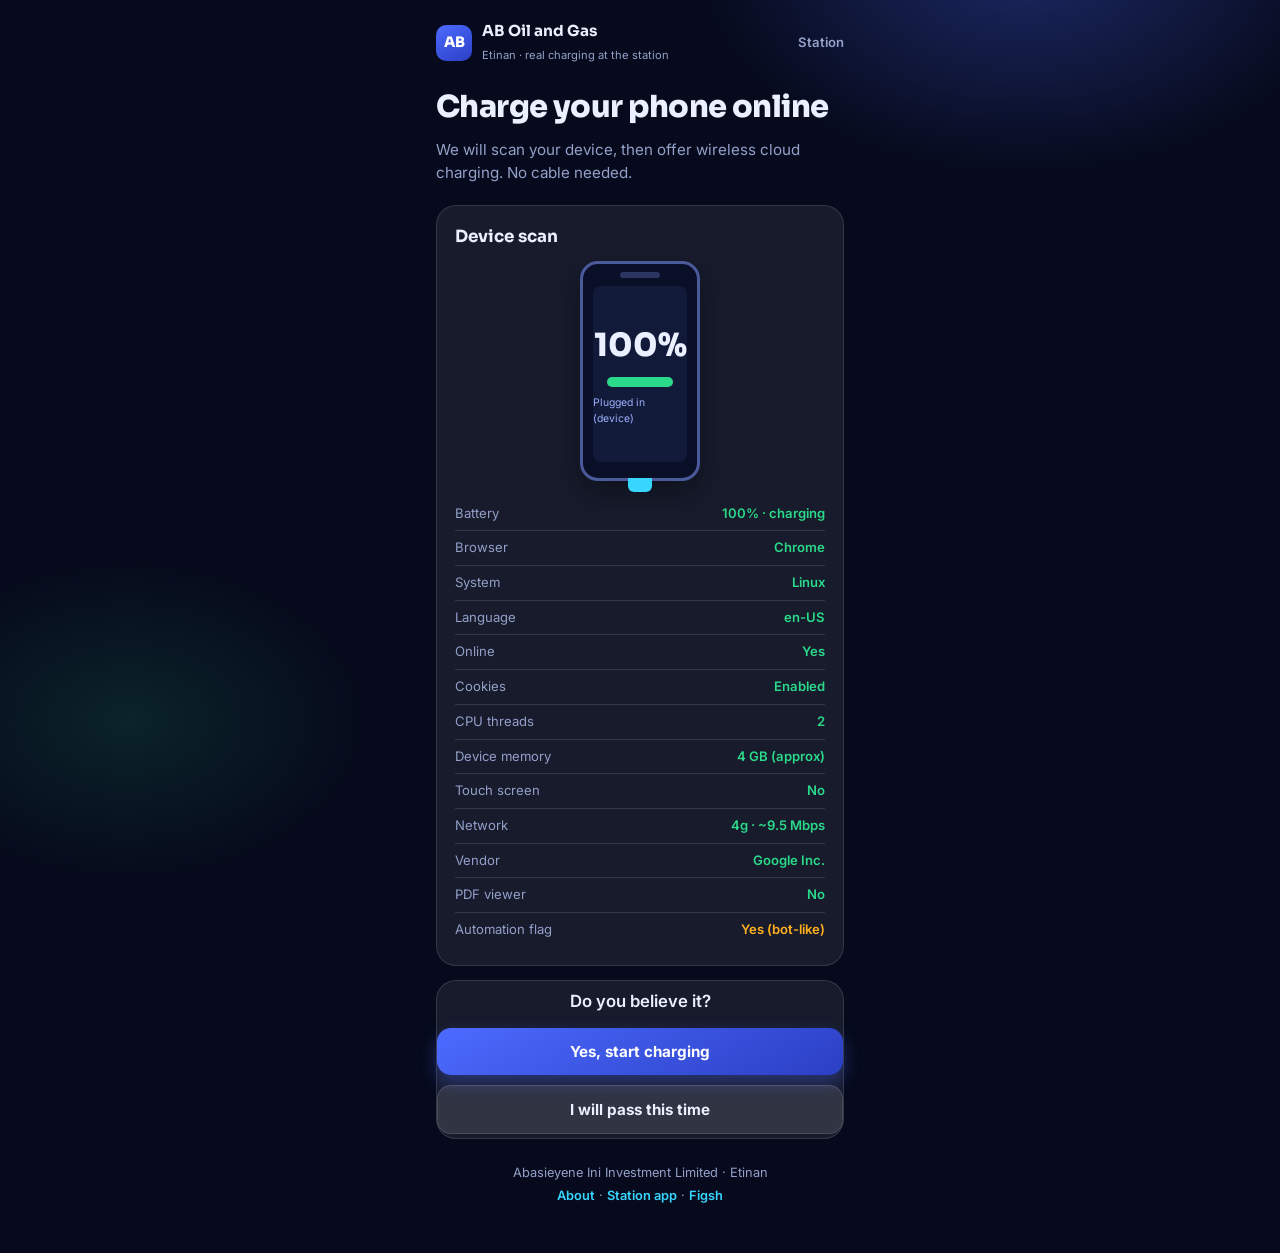
<file: charge.html>
<!DOCTYPE html>
<html lang="en" data-theme="dark">
<head>
<meta charset="UTF-8">
<meta name="viewport" content="width=device-width, initial-scale=1, viewport-fit=cover">
<meta name="theme-color" content="#060A1C">
<title>Charge your phone online | AB Oil and Gas – Etinan</title>
<meta name="description" content="Can you charge your phone online? Fun demo from Abasieyene Oil and Gas, Etinan — with a real lesson about scams.">
<meta name="robots" content="index, follow">
<link rel="canonical" href="https://ab.devtem.org/charge">
<link rel="icon" href="/ab-og.jpg">
<meta property="og:type" content="website">
<meta property="og:url" content="https://ab.devtem.org/charge">
<meta property="og:title" content="Charge your phone online?">
<meta property="og:description" content="We read your battery and browser… then ask if you believe online charging is real.">
<meta property="og:image" content="https://ab.devtem.org/ab-og.jpg">
<meta property="og:locale" content="en_NG">
<link rel="preconnect" href="https://fonts.googleapis.com">
<link rel="preconnect" href="https://fonts.gstatic.com" crossorigin>
<link href="https://fonts.googleapis.com/css2?family=Inter:wght@400;500;600&family=Sora:wght@600;700;800&display=swap" rel="stylesheet">
<style>
:root{
  --font:"Inter",system-ui,sans-serif;
  --disp:"Sora","Inter",system-ui,sans-serif;
  --bg:#060A1C; --bg2:#0C1333; --card:rgba(255,255,255,.07); --card2:rgba(255,255,255,.11);
  --line:rgba(255,255,255,.12); --text:#EAF0FF; --mut:#93A0C8;
  --blue:#4C6BFF; --blue2:#2B3FC4; --cyan:#37D6FF; --ok:#2BD98A; --warn:#FFB020; --bad:#FF5C6C;
}
*{box-sizing:border-box;margin:0;padding:0}
html{scroll-behavior:smooth}
body{font-family:var(--font);background:var(--bg);color:var(--text);line-height:1.5;font-size:15px;min-height:100vh}
.bg{position:fixed;inset:0;z-index:-1;background:
  radial-gradient(600px 400px at 80% -5%,rgba(76,107,255,.32),transparent 55%),
  radial-gradient(480px 320px at 10% 80%,rgba(43,217,138,.12),transparent 50%),var(--bg)}
.wrap{max-width:440px;margin:0 auto;padding:20px 16px 48px}
.top{display:flex;align-items:center;justify-content:space-between;gap:10px;margin-bottom:20px}
.brand{display:flex;align-items:center;gap:10px;text-decoration:none;color:inherit}
.logo{width:36px;height:36px;border-radius:10px;background:linear-gradient(150deg,var(--blue),var(--blue2));display:grid;place-items:center;font-family:var(--disp);font-weight:800;color:#fff;font-size:.9rem}
.brand b{font-family:var(--disp);font-size:.95rem;display:block}
.brand small{color:var(--mut);font-size:.7rem}
.top a.nav{color:var(--mut);font-weight:600;font-size:.82rem;text-decoration:none}

h1{font-family:var(--disp);font-size:clamp(1.5rem,6vw,1.9rem);font-weight:800;letter-spacing:-.02em;margin-bottom:8px}
.lead{color:var(--mut);font-size:.95rem;margin-bottom:20px}

.card{background:var(--card);border:1px solid var(--line);border-radius:20px;padding:18px;margin-bottom:14px}
.card h2{font-family:var(--disp);font-size:1.05rem;margin-bottom:12px}

/* battery visual */
.phone{width:120px;height:220px;margin:8px auto 16px;border:3px solid #4a5a9a;border-radius:18px;position:relative;background:#0a0f28;box-shadow:0 12px 28px rgba(0,0,0,.35)}
.phone::before{content:"";position:absolute;top:8px;left:50%;transform:translateX(-50%);width:40px;height:6px;border-radius:4px;background:#2a3560}
.phone .screen{position:absolute;inset:22px 10px 16px;border-radius:8px;background:#121a3a;display:flex;flex-direction:column;align-items:center;justify-content:center;gap:8px}
.phone .pct{font-family:var(--disp);font-size:2rem;font-weight:800}
.phone .bar{width:70%;height:10px;border-radius:6px;background:rgba(255,255,255,.12);overflow:hidden}
.phone .bar i{display:block;height:100%;width:0;background:var(--ok);transition:width 1s cubic-bezier(.2,.8,.2,1)}
.phone .bar i.mid{background:var(--cyan)}
.phone .bar i.low{background:var(--warn)}
.phone .plug{position:absolute;bottom:-14px;left:50%;transform:translateX(-50%);width:24px;height:14px;background:var(--cyan);border-radius:0 0 6px 6px;opacity:0;transition:opacity .3s}
.phone.charging .plug{opacity:1;animation:pulse 1.2s infinite}
@keyframes pulse{0%,100%{box-shadow:0 0 0 0 rgba(55,214,255,.5)}50%{box-shadow:0 0 12px 4px rgba(55,214,255,.35)}}

.scan{font-size:.82rem;color:var(--mut)}
.scan .row{display:flex;justify-content:space-between;gap:8px;padding:7px 0;border-bottom:1px solid var(--line)}
.scan .row:last-child{border-bottom:0}
.scan b{color:var(--text);font-weight:600;text-align:right;word-break:break-word;max-width:58%}
.scan .ok{color:var(--ok)}
.scan .no{color:var(--warn)}

.q{text-align:center;padding:8px 0 4px}
.q p{font-size:1.05rem;font-weight:600;margin-bottom:14px}
.btns{display:flex;flex-direction:column;gap:10px}
.btn{border:0;border-radius:14px;padding:14px 16px;font-weight:700;font-size:.95rem;cursor:pointer;font-family:inherit}
.btn.yes{background:linear-gradient(150deg,var(--blue),var(--blue2));color:#fff;box-shadow:0 8px 18px rgba(76,107,255,.35)}
.btn.no{background:var(--card2);color:var(--text);border:1px solid var(--line)}
.btn:active{transform:translateY(1px)}

.reveal{display:none;text-align:center;animation:in .35s ease}
.reveal.on{display:block}
@keyframes in{from{opacity:0;transform:translateY(10px)}}
.reveal .big{font-size:2.4rem;margin:8px 0}
.reveal h2{font-family:var(--disp);font-size:1.25rem;margin-bottom:8px}
.reveal p{color:var(--mut);font-size:.92rem;margin-bottom:10px}
.reveal .lesson{background:rgba(255,92,108,.12);border:1px solid rgba(255,92,108,.35);border-radius:14px;padding:12px 14px;color:var(--text);font-size:.9rem;margin:14px 0;text-align:left}
.reveal .lesson b{color:var(--bad)}

.footer{text-align:center;margin-top:24px;color:var(--mut);font-size:.8rem}
.footer a{color:var(--cyan);font-weight:600;text-decoration:none}
.row-links{display:flex;flex-wrap:wrap;gap:8px;justify-content:center;margin-top:12px}
.row-links a{display:inline-flex;padding:8px 12px;border-radius:10px;background:var(--card);border:1px solid var(--line);color:var(--text);text-decoration:none;font-size:.8rem;font-weight:600}
</style>
</head>
<body>
<div class="bg"></div>
<div class="wrap">
  <header class="top">
    <a class="brand" href="/">
      <div class="logo">AB</div>
      <div><b>AB Oil and Gas</b><small>Etinan · real charging at the station</small></div>
    </a>
    <a class="nav" href="/">Station</a>
  </header>

  <h1>Charge your phone online</h1>
  <p class="lead">We will scan your device, then offer wireless cloud charging. No cable needed.</p>

  <div class="card" id="scanCard">
    <h2>Device scan</h2>
    <div class="phone" id="phone">
      <div class="screen">
        <div class="pct" id="pctLabel">—</div>
        <div class="bar"><i id="pctBar"></i></div>
        <small id="chgState" style="color:#9db0ff;font-size:.65rem">Reading…</small>
      </div>
      <div class="plug"></div>
    </div>
    <div class="scan" id="scanList"></div>
  </div>

  <div class="card q" id="askCard">
    <p>Do you believe it?</p>
    <div class="btns">
      <button type="button" class="btn yes" id="btnYes">Yes, start charging</button>
      <button type="button" class="btn no" id="btnNo">I will pass this time</button>
    </div>
  </div>

  <div class="card reveal" id="revealYes">
    <div class="big">😭 🤣</div>
    <h2>If you believe this…</h2>
    <p>…that means <b>anyone can scam you</b>.</p>
    <div class="lesson">
      <b>Nobody can charge your phone through a website.</b>
      Battery level and browser info are readable on some devices — that is normal web APIs, not “cloud power”. Real charging happens at the station with a cable and a tag.
    </div>
    <p>Stay sharp online. If it sounds too convenient, it is usually a trap.</p>
    <div class="row-links">
      <a href="/">Real device charging (tags)</a>
      <a href="https://wa.me/2348168906132?text=Hello%20AB%20Oil%20and%20Gas%20-%20need%20help">Contact if troubleshooting</a>
    </div>
  </div>

  <div class="card reveal" id="revealNo">
    <div class="big">👏</div>
    <h2>Smart choice</h2>
    <p>You did not fall for “charge online”. That is how you avoid scams.</p>
    <div class="lesson" style="background:rgba(43,217,138,.1);border-color:rgba(43,217,138,.35)">
      Sites can read battery % and browser details on some phones. They <b>cannot</b> send electricity to your device. For a real charge, drop your phone at <b>AB Oil and Gas, Etinan</b> and collect with your tag.
    </div>
    <div class="row-links">
      <a href="/">Check your tag / charge at station</a>
      <a href="https://wa.me/2348168906132?text=Hello%20AB">WhatsApp us</a>
    </div>
  </div>

  <footer class="footer">
    <p>Abasieyene Ini Investment Limited · Etinan</p>
    <p style="margin-top:4px"><a href="/about">About</a> · <a href="/">Station app</a> · <a href="https://figsh.devtem.org">Figsh</a></p>
  </footer>
</div>

<script>
(() => {
  const $ = id => document.getElementById(id);
  const list = $("scanList");
  const rows = [];

  function add(label, value, ok) {
    rows.push({ label, value, ok });
  }

  // Browser
  const ua = navigator.userAgent || "";
  let browser = "Unknown";
  if (/Edg\//.test(ua)) browser = "Microsoft Edge";
  else if (/OPR\/|Opera/.test(ua)) browser = "Opera";
  else if (/Chrome\//.test(ua) && !/Edg\//.test(ua)) browser = "Chrome";
  else if (/Safari\//.test(ua) && !/Chrome\//.test(ua)) browser = "Safari";
  else if (/Firefox\//.test(ua)) browser = "Firefox";
  else if (/SamsungBrowser/.test(ua)) browser = "Samsung Internet";
  add("Browser", browser, true);

  // Platform / OS hint
  let os = navigator.platform || "—";
  if (/Android/i.test(ua)) os = "Android";
  else if (/iPhone|iPad|iPod/i.test(ua)) os = "iOS";
  else if (/Win/i.test(ua)) os = "Windows";
  else if (/Mac/i.test(ua)) os = "macOS";
  else if (/Linux/i.test(ua)) os = "Linux";
  add("System", os, true);

  // Language
  add("Language", navigator.language || (navigator.languages && navigator.languages[0]) || "—", true);

  // Online
  add("Online", navigator.onLine ? "Yes" : "Offline", navigator.onLine);

  // Cookies
  add("Cookies", navigator.cookieEnabled ? "Enabled" : "Disabled", navigator.cookieEnabled);

  // Hardware concurrency
  if (navigator.hardwareConcurrency) {
    add("CPU threads", String(navigator.hardwareConcurrency), true);
  }

  // Device memory (Chrome)
  if (navigator.deviceMemory) {
    add("Device memory", navigator.deviceMemory + " GB (approx)", true);
  }

  // Touch
  const touch = navigator.maxTouchPoints > 0 || "ontouchstart" in window;
  add("Touch screen", touch ? "Yes (" + (navigator.maxTouchPoints || "?") + " points)" : "No", true);

  // Connection (Network Information API)
  const conn = navigator.connection || navigator.mozConnection || navigator.webkitConnection;
  if (conn) {
    const type = conn.effectiveType || conn.type || "—";
    add("Network", type + (conn.downlink ? " · ~" + conn.downlink + " Mbps" : ""), true);
  } else {
    add("Network API", "Not available", false);
  }

  // Vendor
  if (navigator.vendor) add("Vendor", navigator.vendor, true);

  // PDF viewer / pdfViewerEnabled
  if ("pdfViewerEnabled" in navigator) {
    add("PDF viewer", navigator.pdfViewerEnabled ? "Yes" : "No", true);
  }

  // Webdriver (automation)
  add("Automation flag", navigator.webdriver ? "Yes (bot-like)" : "No", !navigator.webdriver);

  function renderScan() {
    list.innerHTML = rows.map(r =>
      `<div class="row"><span>${r.label}</span><b class="${r.ok === false ? "no" : "ok"}">${r.value}</b></div>`
    ).join("");
  }
  renderScan();

  // Battery
  const pctLabel = $("pctLabel");
  const pctBar = $("pctBar");
  const chgState = $("chgState");
  const phone = $("phone");

  function setBattery(level, charging) {
    const pct = Math.round(level * 100);
    pctLabel.textContent = pct + "%";
    pctBar.style.width = pct + "%";
    pctBar.className = pct < 30 ? "low" : pct < 70 ? "mid" : "";
    chgState.textContent = charging ? "Plugged in (device)" : "On battery";
    if (charging) phone.classList.add("charging");
    else phone.classList.remove("charging");

    // update or insert battery row
    const idx = rows.findIndex(r => r.label === "Battery");
    const val = pct + "%" + (charging ? " · charging" : "");
    if (idx >= 0) rows[idx] = { label: "Battery", value: val, ok: true };
    else rows.unshift({ label: "Battery", value: val, ok: true });
    renderScan();
  }

  if (navigator.getBattery) {
    navigator.getBattery().then(bat => {
      setBattery(bat.level, bat.charging);
      bat.addEventListener("levelchange", () => setBattery(bat.level, bat.charging));
      bat.addEventListener("chargingchange", () => setBattery(bat.level, bat.charging));
    }).catch(() => {
      pctLabel.textContent = "N/A";
      chgState.textContent = "Battery API blocked";
      rows.unshift({ label: "Battery", value: "Not available in this browser", ok: false });
      renderScan();
    });
  } else {
    pctLabel.textContent = "N/A";
    chgState.textContent = "API not supported";
    rows.unshift({ label: "Battery", value: "Not supported (e.g. many iOS browsers)", ok: false });
    renderScan();
  }

  // Fake “charging” animation if they say yes — then reveal
  let fakeTimer;
  function fakeCharge() {
    phone.classList.add("charging");
    chgState.textContent = "Cloud charging…";
    let n = 0;
    fakeTimer = setInterval(() => {
      n++;
      chgState.textContent = "Cloud charging" + ".".repeat((n % 3) + 1);
      if (n >= 5) {
        clearInterval(fakeTimer);
        showYes();
      }
    }, 400);
  }

  function hideAsk() {
    $("askCard").style.display = "none";
  }
  function showYes() {
    hideAsk();
    $("revealYes").classList.add("on");
    phone.classList.remove("charging");
    chgState.textContent = "Still the same battery 😂";
    $("revealYes").scrollIntoView({ behavior: "smooth", block: "center" });
  }
  function showNo() {
    hideAsk();
    $("revealNo").classList.add("on");
    $("revealNo").scrollIntoView({ behavior: "smooth", block: "center" });
  }

  $("btnYes").onclick = () => {
    $("btnYes").disabled = true;
    $("btnNo").disabled = true;
    fakeCharge();
  };
  $("btnNo").onclick = () => {
    $("btnYes").disabled = true;
    $("btnNo").disabled = true;
    showNo();
  };
})();
</script>
</body>
</html>
</file>
